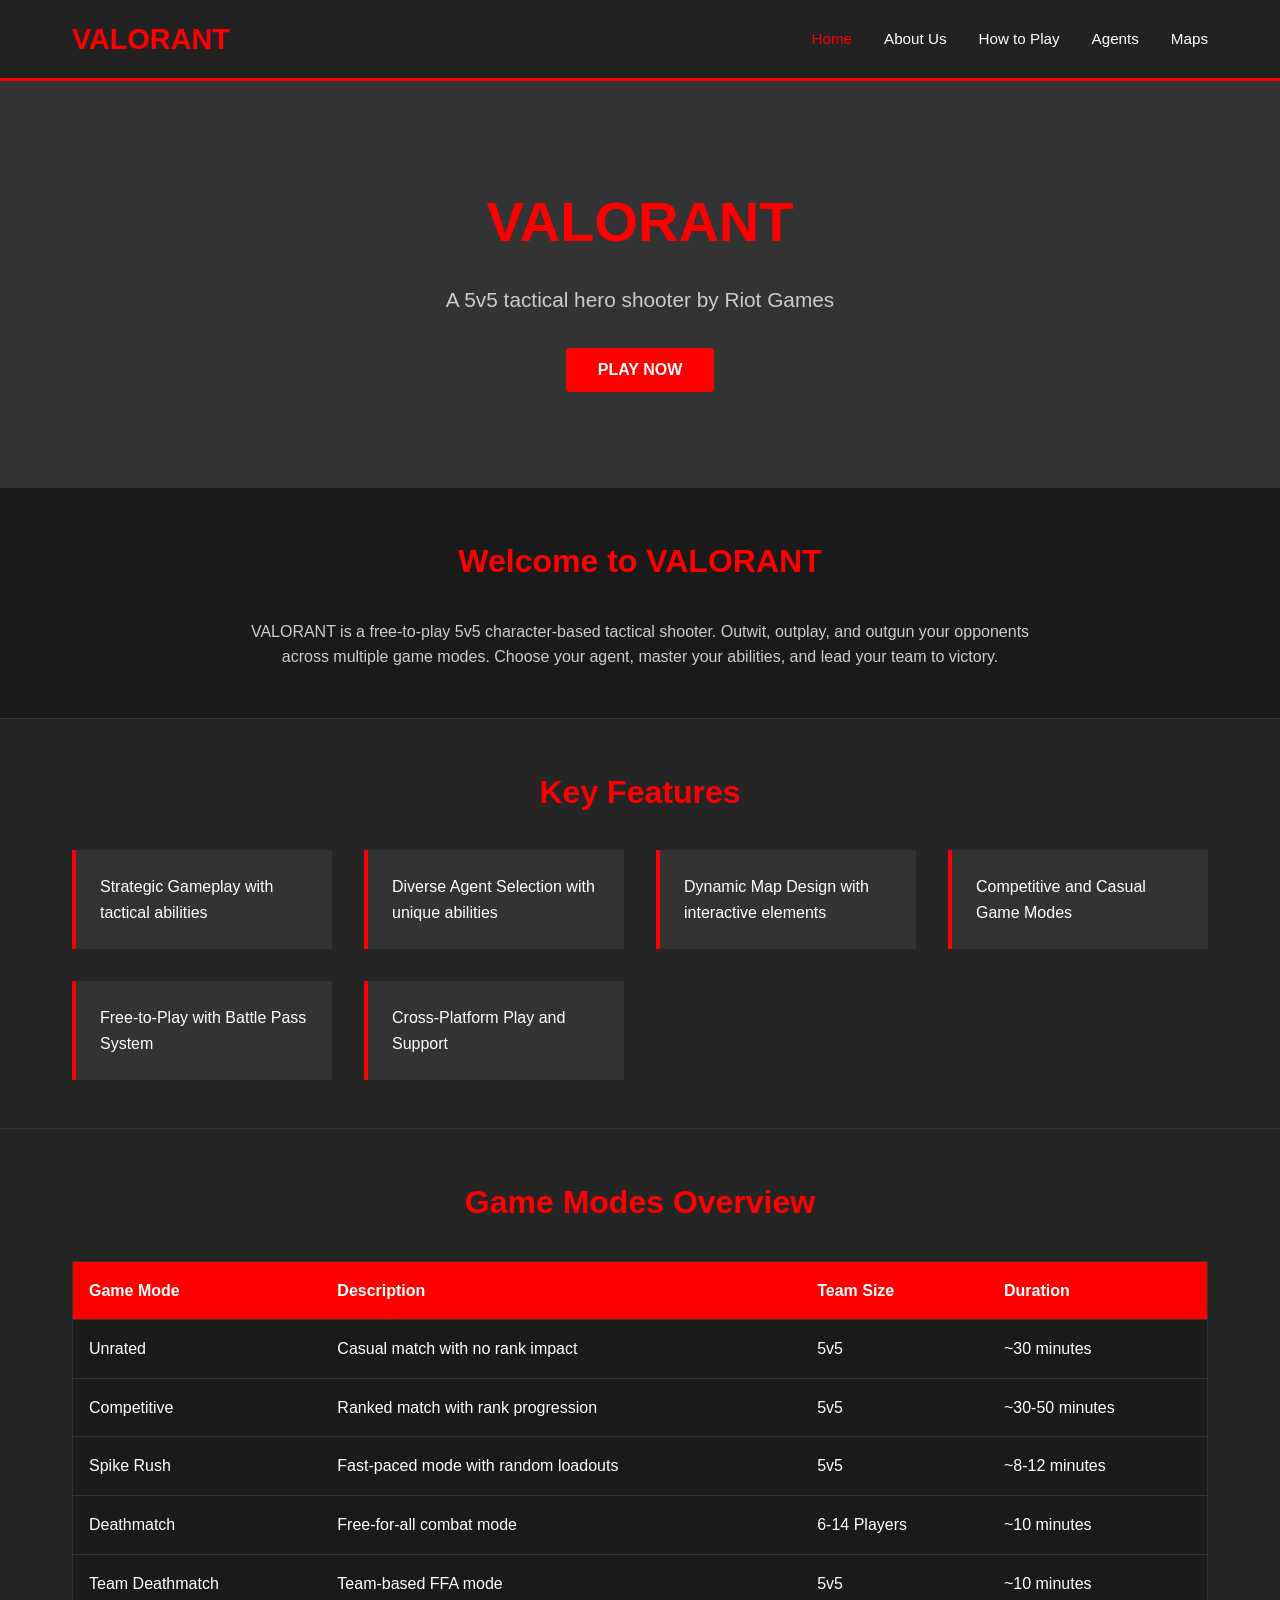
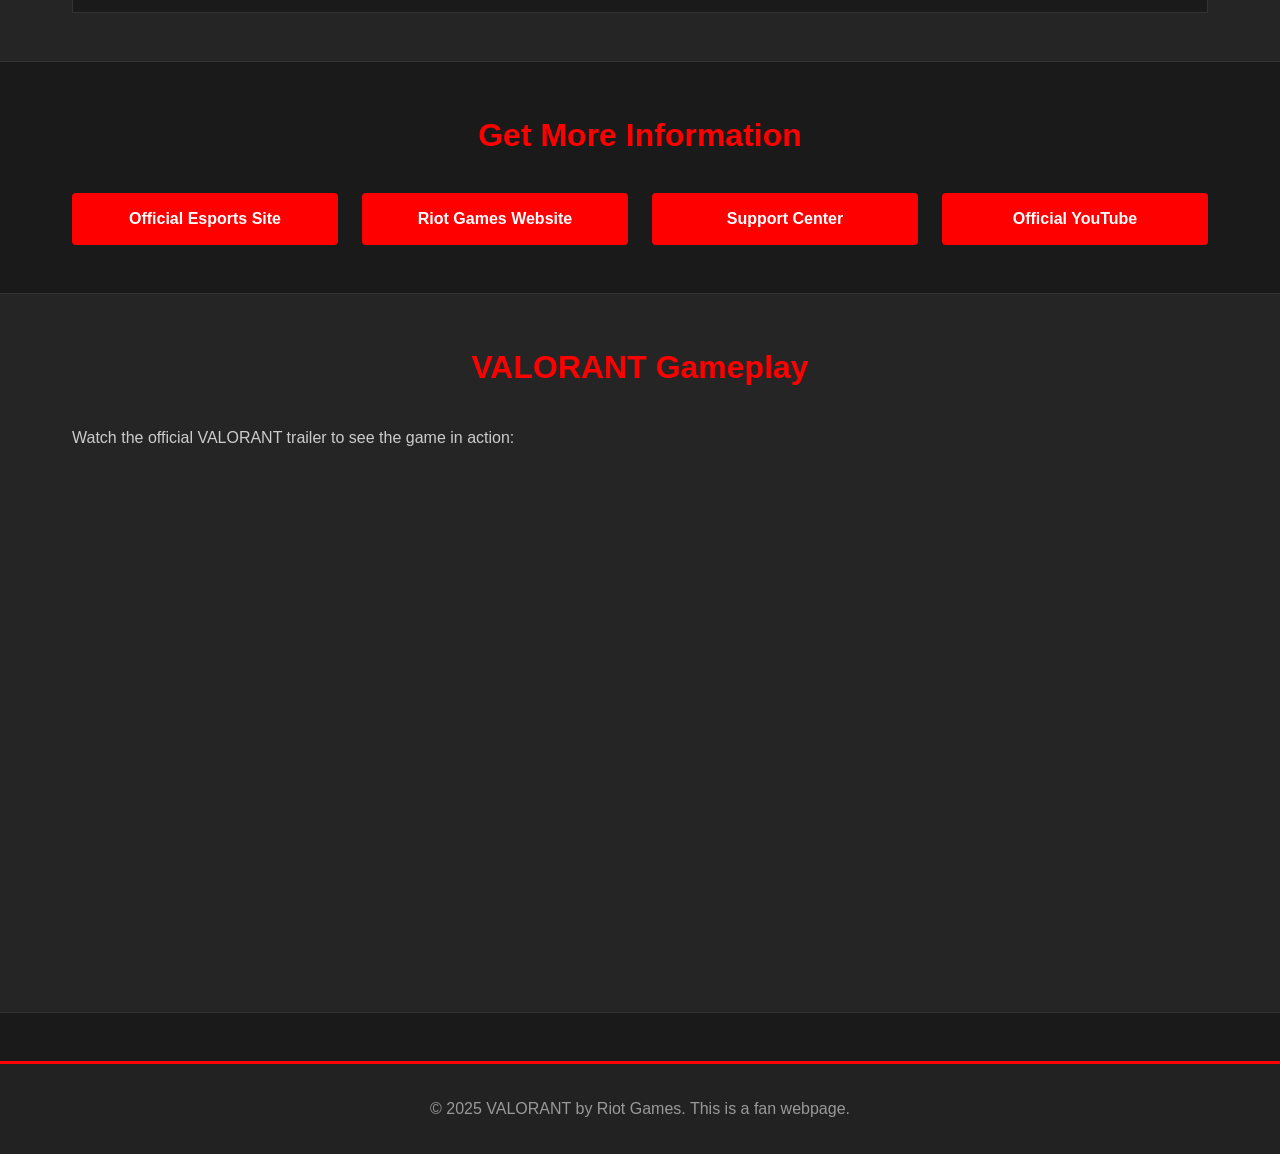
<file: index.html>
<!DOCTYPE html>
<html lang="en">
<head>
    <meta charset="UTF-8">
    <meta name="viewport" content="width=device-width, initial-scale=1.0">
    <title>VALORANT - The Ultimate Tactical Shooter</title>
    <link rel="stylesheet" href="style.css">
</head>
<body>
   
    <nav class="navbar">
        <div class="nav-container">
            <div class="logo">VALORANT</div>
            <ul class="nav-links">
                <li><a href="index.html" class="active">Home</a></li>
                <li><a href="AboutUs.html">About Us</a></li>
                <li><a href="HowToPlay.html">How to Play</a></li>
                <li><a href="Agents.html">Agents</a></li>
                <li><a href="Maps.html">Maps</a></li>
            </ul>
        </div>
    </nav>

    
    <header class="hero">
        <div class="hero-content">
            <h1>VALORANT</h1>
            <p>A 5v5 tactical hero shooter by Riot Games</p>
            <button class="btn-play" onclick="window.location.href='PlatformSelection.html'">PLAY NOW</button>
        </div>
    </header>

   
    <main>
        
        <section class="intro-section">
            <div class="container">
                <h2>Welcome to VALORANT</h2>
                <p>VALORANT is a free-to-play 5v5 character-based tactical shooter. Outwit, outplay, and outgun your opponents across multiple game modes. Choose your agent, master your abilities, and lead your team to victory.</p>
            </div>
        </section>

       
        <section class="features-section">
            <div class="container">
                <h2>Key Features</h2>
                <ul class="features-list">
                    <li>Strategic Gameplay with tactical abilities</li>
                    <li>Diverse Agent Selection with unique abilities</li>
                    <li>Dynamic Map Design with interactive elements</li>
                    <li>Competitive and Casual Game Modes</li>
                    <li>Free-to-Play with Battle Pass System</li>
                    <li>Cross-Platform Play and Support</li>
                </ul>
            </div>
        </section>

       
        <section class="table-section">
            <div class="container">
                <h2>Game Modes Overview</h2>
                <table class="game-modes-table">
                    <thead>
                        <tr>
                            <th>Game Mode</th>
                            <th>Description</th>
                            <th>Team Size</th>
                            <th>Duration</th>
                        </tr>
                    </thead>
                    <tbody>
                        <tr>
                            <td>Unrated</td>
                            <td>Casual match with no rank impact</td>
                            <td>5v5</td>
                            <td>~30 minutes</td>
                        </tr>
                        <tr>
                            <td>Competitive</td>
                            <td>Ranked match with rank progression</td>
                            <td>5v5</td>
                            <td>~30-50 minutes</td>
                        </tr>
                        <tr>
                            <td>Spike Rush</td>
                            <td>Fast-paced mode with random loadouts</td>
                            <td>5v5</td>
                            <td>~8-12 minutes</td>
                        </tr>
                        <tr>
                            <td>Deathmatch</td>
                            <td>Free-for-all combat mode</td>
                            <td>6-14 Players</td>
                            <td>~10 minutes</td>
                        </tr>
                        <tr>
                            <td>Team Deathmatch</td>
                            <td>Team-based FFA mode</td>
                            <td>5v5</td>
                            <td>~10 minutes</td>
                        </tr>
                    </tbody>
                </table>
            </div>
        </section>

    
        <section class="links-section">
            <div class="container">
                <h2>Get More Information</h2>
                <div class="links-grid">
                    <a href="https://www.valorantesports.com/" target="_blank" class="link-btn">Official Esports Site</a>
                    <a href="https://www.riotgames.com/" target="_blank" class="link-btn">Riot Games Website</a>
                    <a href="https://support-valorant.riotgames.com/" target="_blank" class="link-btn">Support Center</a>
                    <a href="https://www.youtube.com/c/ValorantOfficial" target="_blank" class="link-btn">Official YouTube</a>
                </div>
            </div>
        </section>

        <section class="video-section">
            <div class="container">
                <h2>VALORANT Gameplay</h2>
                <p>Watch the official VALORANT trailer to see the game in action:</p>
                <div class="video-container">
                    <div class="video-embed" style="max-width:1200px; margin:0 auto; display:flex; justify-content:center;">
                     <iframe width="100%" height="450" src="https://www.youtube.com/embed/e_E9W2vsRbQ?autoplay=1&loop=1&playlist=e_E9W2vsRbQ" title="DUELISTS // Official Launch Cinematic Trailer - VALORANT" frameborder="0" allow="accelerometer; autoplay; clipboard-write; encrypted-media; gyroscope; picture-in-picture; web-share" referrerpolicy="strict-origin-when-cross-origin" allowfullscreen></iframe>
                    </div>
                </div>
            </div>
        </section>
    </main>

 
    <footer class="footer">
        <p>&copy; 2025 VALORANT by Riot Games. This is a fan webpage.</p>
    </footer>
</body>
</html>
</file>
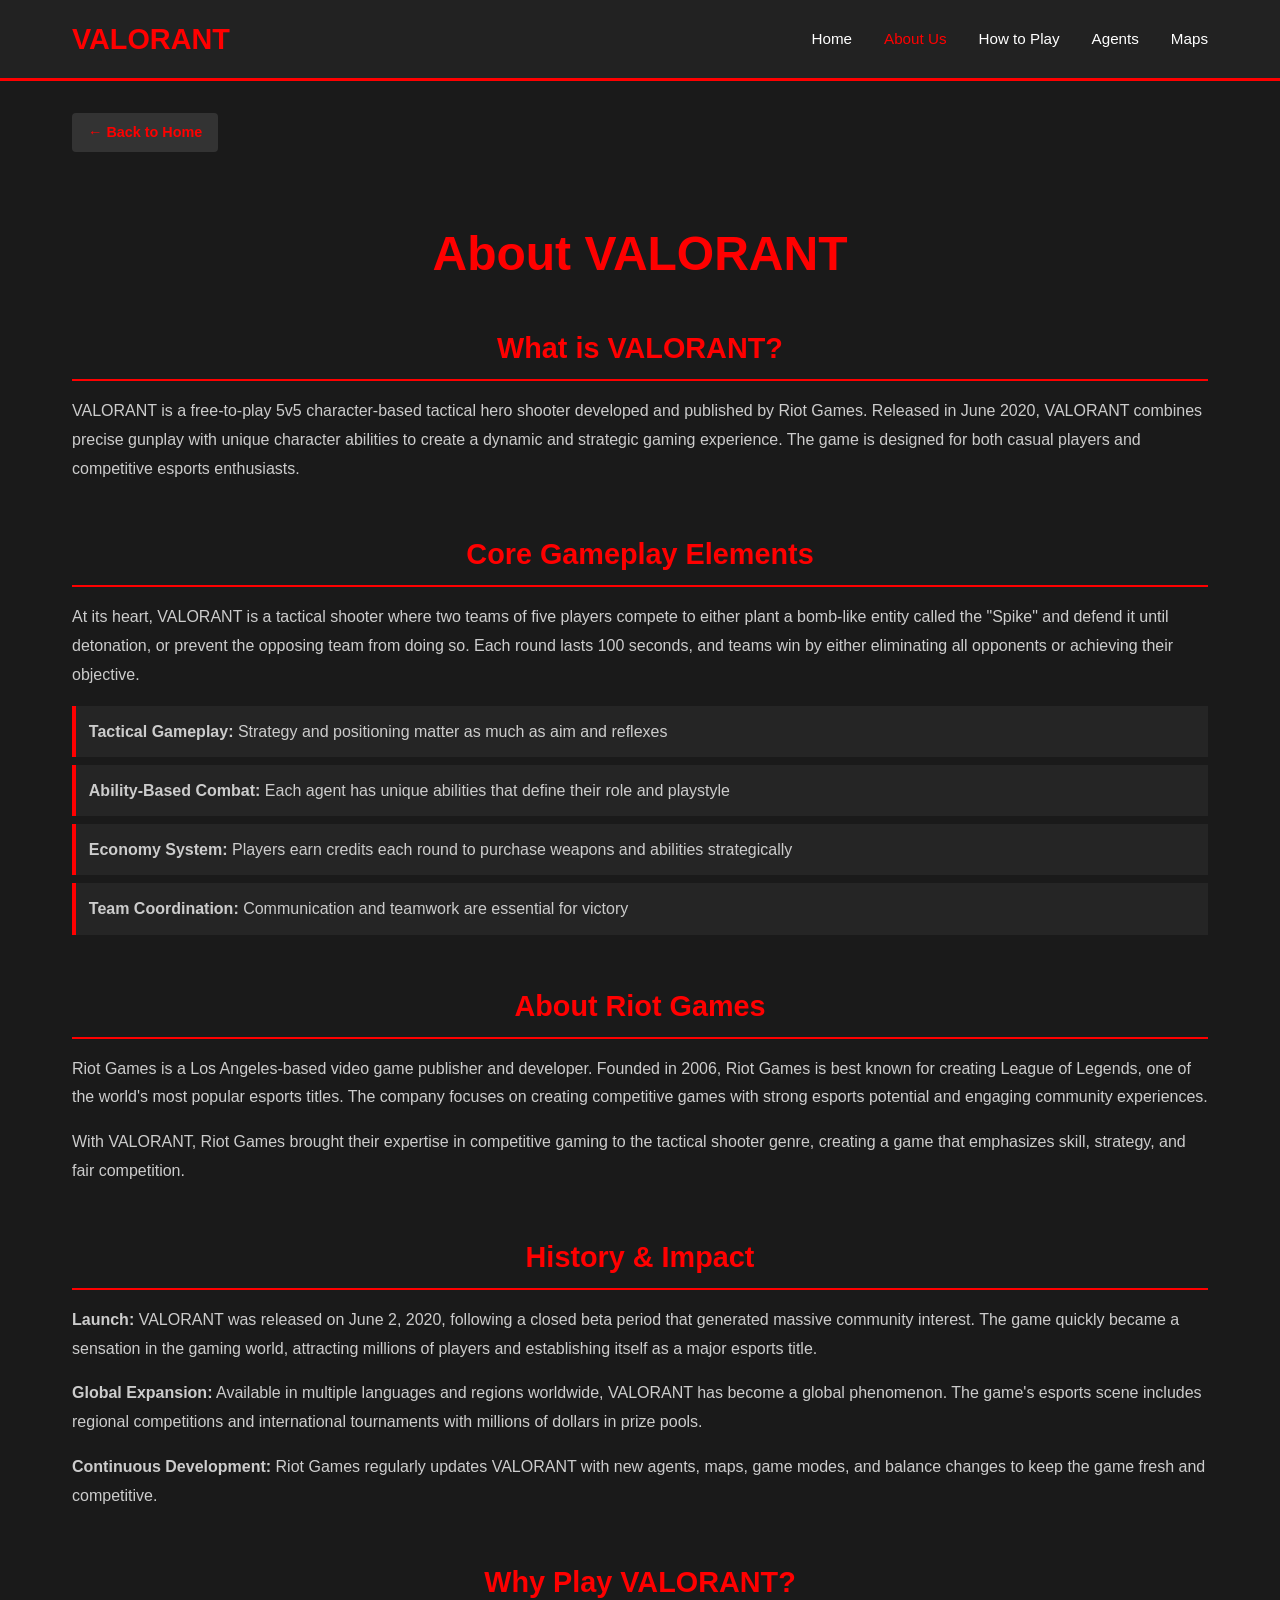
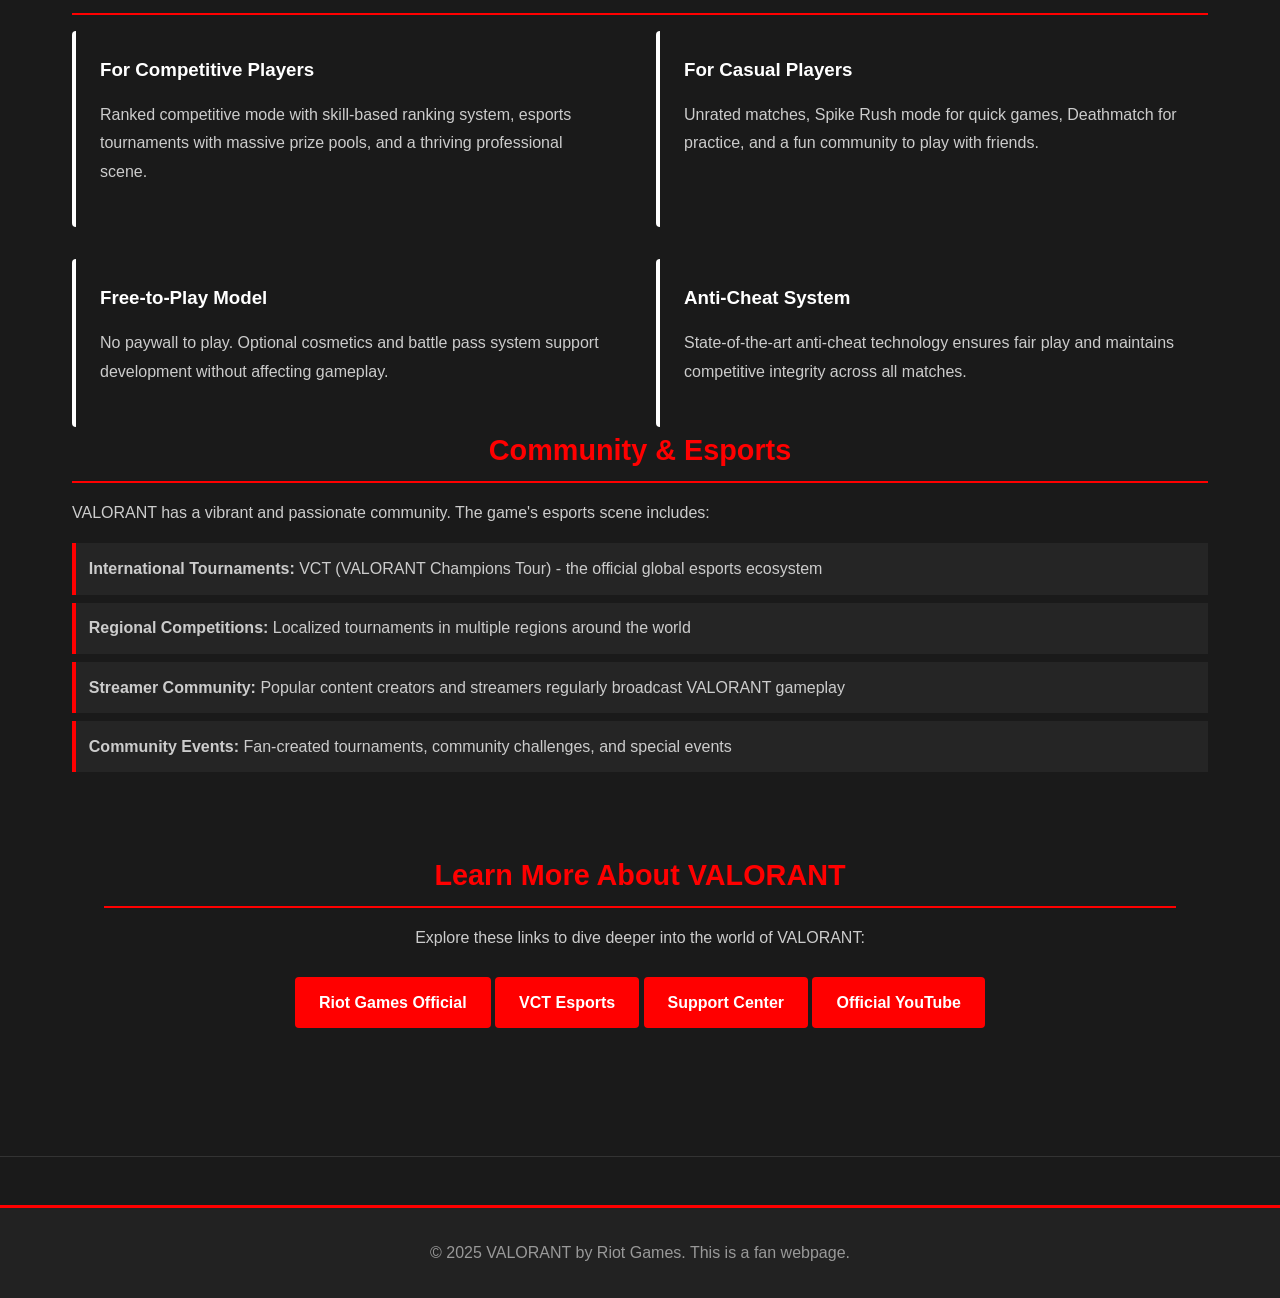
<file: AboutUs.html>
<!DOCTYPE html>
<html lang="en">
<head>
    <meta charset="UTF-8">
    <meta name="viewport" content="width=device-width, initial-scale=1.0">
    <title>About VALORANT - Game Information</title>
    <link rel="stylesheet" href="style.css">
</head>
<body>
   
    <nav class="navbar">
        <div class="nav-container">
            <div class="logo">VALORANT</div>
            <ul class="nav-links">
                <li><a href="index.html">Home</a></li>
                <li><a href="AboutUs.html" class="active">About Us</a></li>
                <li><a href="HowToPlay.html">How to Play</a></li>
                <li><a href="Agents.html">Agents</a></li>
                <li><a href="Maps.html">Maps</a></li>
            </ul>
        </div>
    </nav>

    <main>
       
        <div class="container" style="margin-top: 2rem;">
            <a href="index.html" class="back-btn">← Back to Home</a>
        </div>

       
        <section class="about-section">
            <div class="container">
                <h1>About VALORANT</h1>

               
                <div class="about-content">
                    <h2>What is VALORANT?</h2>
                    <p>
                        VALORANT is a free-to-play 5v5 character-based tactical hero shooter developed and published by Riot Games. 
                        Released in June 2020, VALORANT combines precise gunplay with unique character abilities to create a dynamic and 
                        strategic gaming experience. The game is designed for both casual players and competitive esports enthusiasts.
                    </p>
                </div>

                
                <div class="about-content">
                    <h2>Core Gameplay Elements</h2>
                    <p>
                        At its heart, VALORANT is a tactical shooter where two teams of five players compete to either plant a bomb-like 
                        entity called the "Spike" and defend it until detonation, or prevent the opposing team from doing so. Each round 
                        lasts 100 seconds, and teams win by either eliminating all opponents or achieving their objective.
                    </p>
                    <ul class="feature-list">
                        <li><strong>Tactical Gameplay:</strong> Strategy and positioning matter as much as aim and reflexes</li>
                        <li><strong>Ability-Based Combat:</strong> Each agent has unique abilities that define their role and playstyle</li>
                        <li><strong>Economy System:</strong> Players earn credits each round to purchase weapons and abilities strategically</li>
                        <li><strong>Team Coordination:</strong> Communication and teamwork are essential for victory</li>
                    </ul>
                </div>

               
                <div class="about-content">
                    <h2>About Riot Games</h2>
                    <p>
                        Riot Games is a Los Angeles-based video game publisher and developer. Founded in 2006, Riot Games is best known 
                        for creating League of Legends, one of the world's most popular esports titles. The company focuses on creating 
                        competitive games with strong esports potential and engaging community experiences.
                    </p>
                    <p>
                        With VALORANT, Riot Games brought their expertise in competitive gaming to the tactical shooter genre, creating 
                        a game that emphasizes skill, strategy, and fair competition.
                    </p>
                </div>

             
                <div class="about-content">
                    <h2>History & Impact</h2>
                    <p>
                        <strong>Launch:</strong> VALORANT was released on June 2, 2020, following a closed beta period that generated 
                        massive community interest. The game quickly became a sensation in the gaming world, attracting millions of players 
                        and establishing itself as a major esports title.
                    </p>
                    <p>
                        <strong>Global Expansion:</strong> Available in multiple languages and regions worldwide, VALORANT has become a 
                        global phenomenon. The game's esports scene includes regional competitions and international tournaments with 
                        millions of dollars in prize pools.
                    </p>
                    <p>
                        <strong>Continuous Development:</strong> Riot Games regularly updates VALORANT with new agents, maps, game modes, 
                        and balance changes to keep the game fresh and competitive.
                    </p>
                </div>

                
                <div class="about-content">
                    <h2>Why Play VALORANT?</h2>
                    <div style="display: grid; grid-template-columns: 1fr 1fr; gap: 2rem; margin-top: 1rem;">
                        <div style="background-color:; padding: 1.5rem; border-left: 4px solid; border-radius: 4px;">
                            <h3 style="color: ; margin-bottom: 1rem;">For Competitive Players</h3>
                            <p>Ranked competitive mode with skill-based ranking system, esports tournaments with massive prize pools, and a thriving professional scene.</p>
                        </div>
                        <div style="background-color: ; padding: 1.5rem; border-left: 4px solid ; border-radius: 4px;">
                            <h3 style="color: ; margin-bottom: 1rem;">For Casual Players</h3>
                            <p>Unrated matches, Spike Rush mode for quick games, Deathmatch for practice, and a fun community to play with friends.</p>
                        </div>
                        <div style="background-color: ; padding: 1.5rem; border-left: 4px solid ; border-radius: 4px;">
                            <h3 style="color: ; margin-bottom: 1rem;">Free-to-Play Model</h3>
                            <p>No paywall to play. Optional cosmetics and battle pass system support development without affecting gameplay.</p>
                        </div>
                        <div style="background-color: ; padding: 1.5rem; border-left: 4px solid ; border-radius: 4px;">
                            <h3 style="color: ; margin-bottom: 1rem;">Anti-Cheat System</h3>
                            <p>State-of-the-art anti-cheat technology ensures fair play and maintains competitive integrity across all matches.</p>
                        </div>
                    </div>
           
                <div class="about-content">
                    <h2>Community & Esports</h2>
                    <p>
                        VALORANT has a vibrant and passionate community. The game's esports scene includes:
                    </p>
                    <ul class="feature-list">
                        <li><strong>International Tournaments:</strong> VCT (VALORANT Champions Tour) - the official global esports ecosystem</li>
                        <li><strong>Regional Competitions:</strong> Localized tournaments in multiple regions around the world</li>
                        <li><strong>Streamer Community:</strong> Popular content creators and streamers regularly broadcast VALORANT gameplay</li>
                        <li><strong>Community Events:</strong> Fan-created tournaments, community challenges, and special events</li>
                    </ul>
                </div>

             
                <div class="about-content" style="text-align: center; background-color: ; padding: 2rem; border-radius: 8px; margin-top: 2rem;">
                    <h2>Learn More About VALORANT</h2>
                    <p style="margin-bottom: 1.5rem;">Explore these links to dive deeper into the world of VALORANT:</p>
                    <div class="link-grid">
                        <a href="https://www.riotgames.com/" target="_blank" class="link-btn">Riot Games Official</a>
                        <a href="https://www.valorantesports.com/" target="_blank" class="link-btn">VCT Esports</a>
                        <a href="https://support-valorant.riotgames.com/" target="_blank" class="link-btn">Support Center</a>
                        <a href="https://www.youtube.com/c/ValorantOfficial" target="_blank" class="link-btn">Official YouTube</a>
                    </div>
                </div>
            </div>
        </section>
    </main>

    
    <footer class="footer">
        <p>&copy; 2025 VALORANT by Riot Games. This is a fan webpage.</p>
    </footer>

</body>
</html>
</body>
</html>
</file>
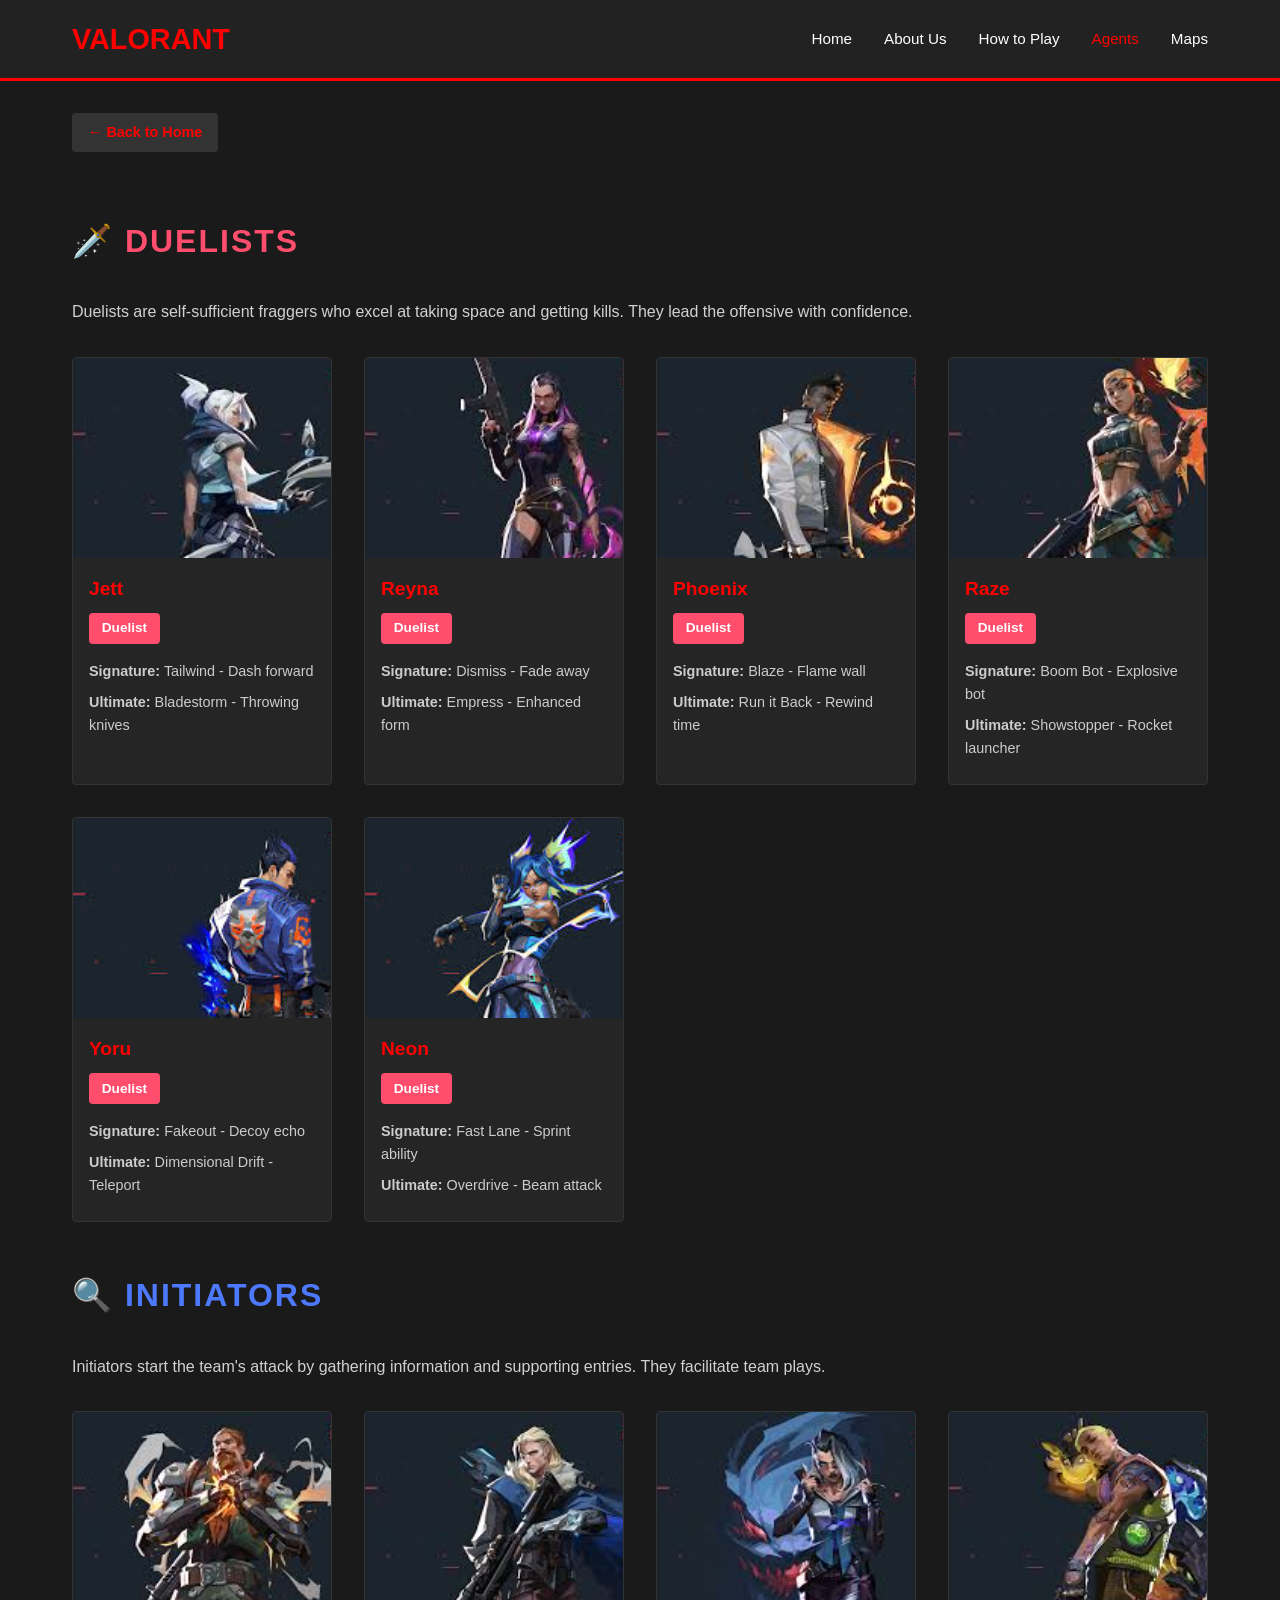
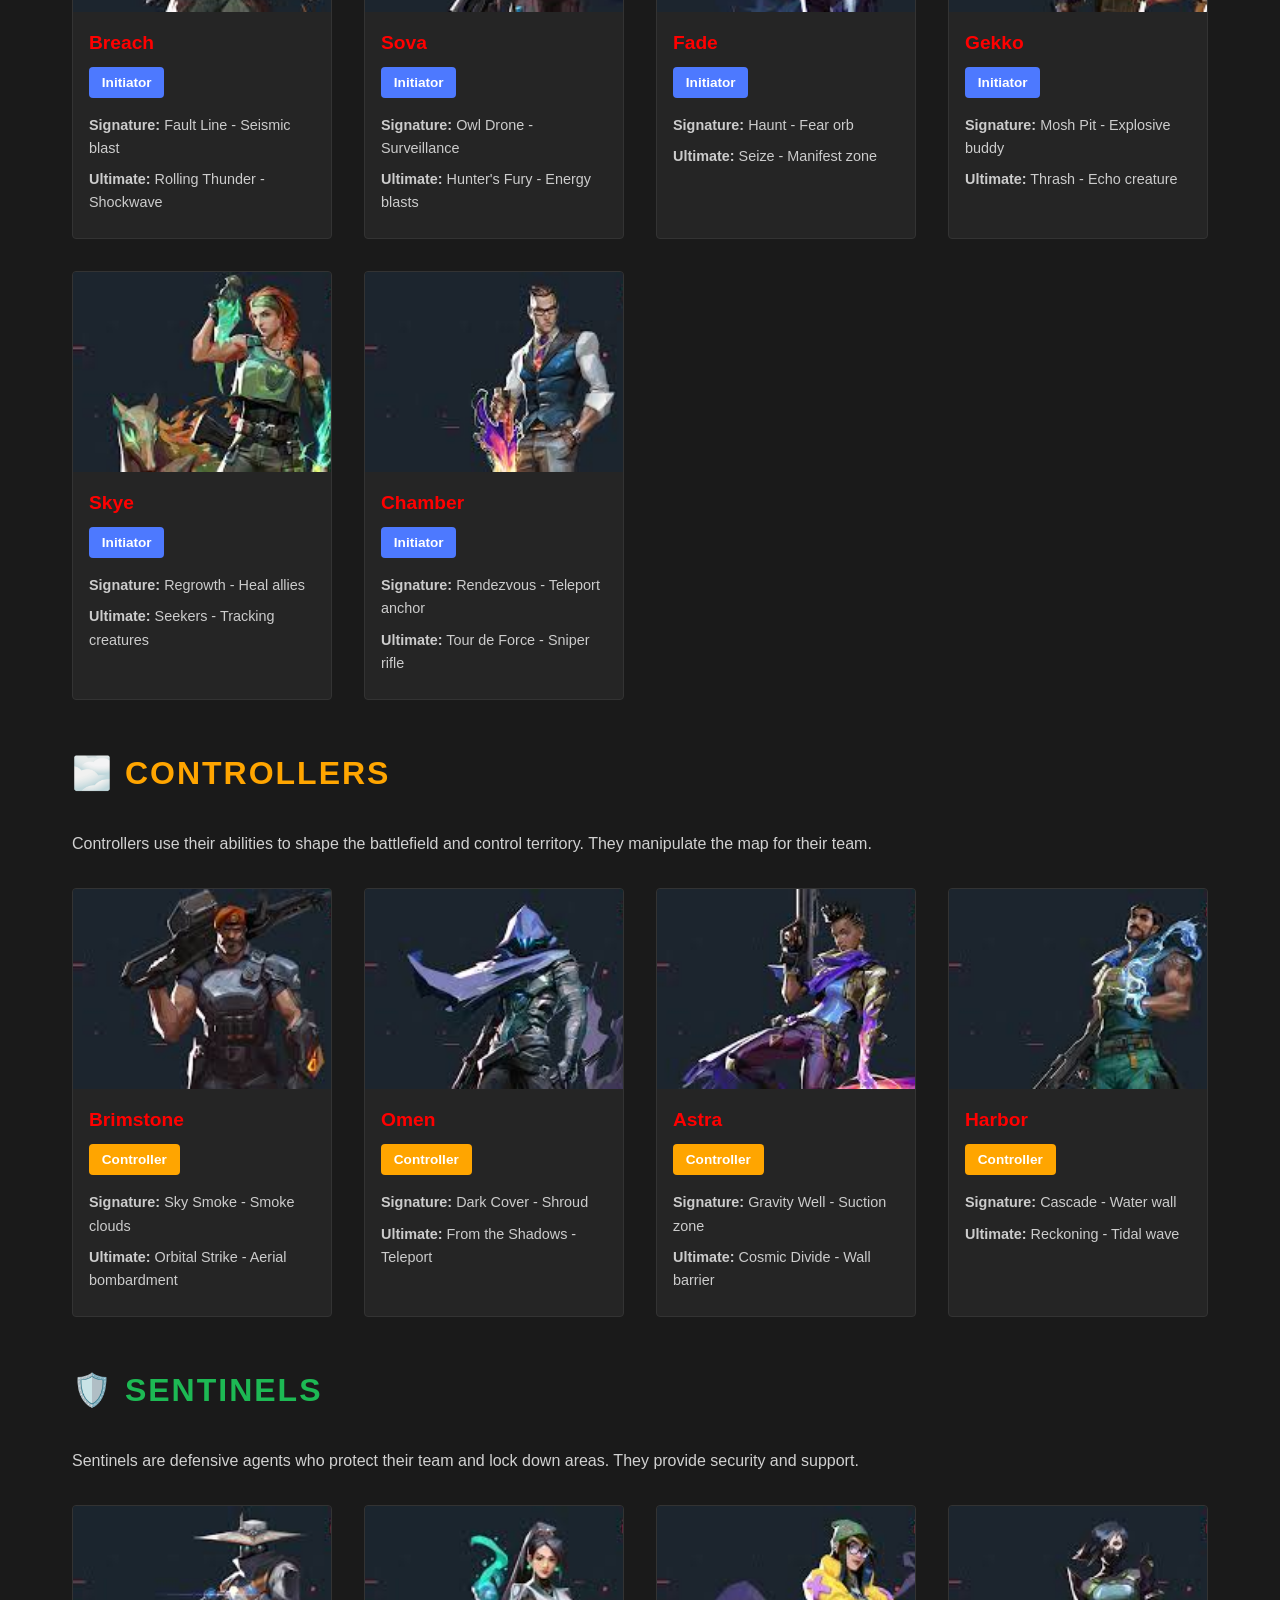
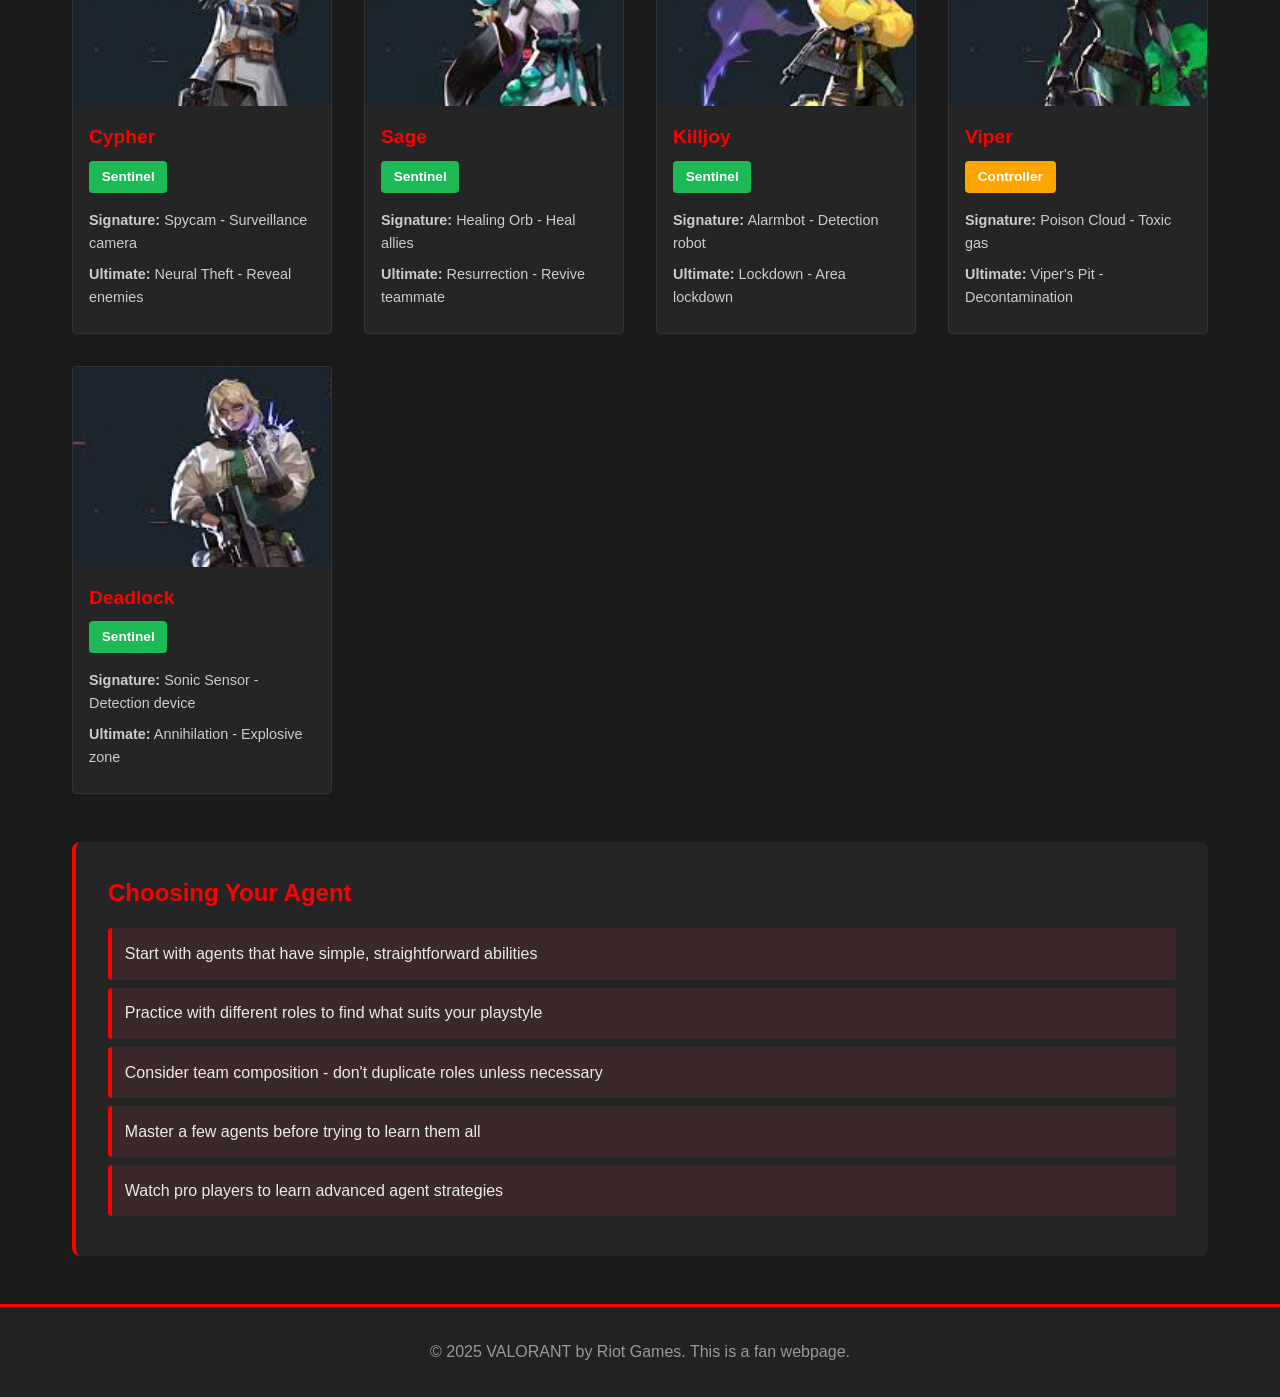
<file: Agents.html>
<!DOCTYPE html>
<html lang="en">
<head>
    <meta charset="UTF-8">
    <meta name="viewport" content="width=device-width, initial-scale=1.0">
    <title>Agents - VALORANT</title>
    <link rel="stylesheet" href="style.css">
</head>
<body>
    <nav class="navbar">
        <div class="nav-container">
            <div class="logo">VALORANT</div>
            <ul class="nav-links">
                <li><a href="index.html">Home</a></li>
                <li><a href="AboutUs.html">About Us</a></li>
                <li><a href="HowToPlay.html">How to Play</a></li>
                <li><a href="Agents.html" class="active">Agents</a></li>
                <li><a href="Maps.html">Maps</a></li>
            </ul>
        </div>
    </nav>

    <main>
        <div class="container" style="margin-top: 2rem;">
            <a href="index.html" class="back-btn">← Back to Home</a>
                <h2 style="margin-top: 3rem; margin-bottom: 2rem; font-size: 2rem; color: #ff4d6d; text-transform: uppercase; letter-spacing: 2px;">
                    🗡️ Duelists
                </h2>
                <p style="margin-bottom: 2rem; color: rgba(255, 255, 255, 0.8);">
                    Duelists are self-sufficient fraggers who excel at taking space and getting kills. They lead the offensive with confidence.
                </p>
                <div class="agent-grid">
                  
                    <div class="agent-card">
                        <div class="agent-image">
                            <img src="[data-uri]" alt="Jett Agent Image">
                          
                        </div>
                        <div class="agent-info">
                            <div class="agent-name">Jett</div>
                            <span class="agent-role role-duelist">Duelist</span>
                            <div class="agent-abilities">
                                <p><strong>Signature:</strong> Tailwind - Dash forward</p>
                                <p><strong>Ultimate:</strong> Bladestorm - Throwing knives</p>
                            </div>
                        </div>
                    </div>

                   
                    <div class="agent-card">
                        <div class="agent-image">
                            <img src="[data-uri]" alt="Reyna Agent Image">
                           
                        </div>
                        <div class="agent-info">
                            <div class="agent-name">Reyna</div>
                            <span class="agent-role role-duelist">Duelist</span>
                            <div class="agent-abilities">
                                <p><strong>Signature:</strong> Dismiss - Fade away</p>
                                <p><strong>Ultimate:</strong> Empress - Enhanced form</p>
                            </div>
                        </div>
                    </div>

                   
                    <div class="agent-card">
                        <div class="agent-image">
                            <img src="[data-uri]" alt="Phoenix Agent Image">
                           
                        </div>
                        <div class="agent-info">
                            <div class="agent-name">Phoenix</div>
                            <span class="agent-role role-duelist">Duelist</span>
                            <div class="agent-abilities">
                                <p><strong>Signature:</strong> Blaze - Flame wall</p>
                                <p><strong>Ultimate:</strong> Run it Back - Rewind time</p>
                            </div>
                        </div>
                    </div>

                   
                    <div class="agent-card">
                        <div class="agent-image">
                            <img src="[data-uri]" alt="Raze Agent Image">
                           
                        </div>
                        <div class="agent-info">
                            <div class="agent-name">Raze</div>
                            <span class="agent-role role-duelist">Duelist</span>
                            <div class="agent-abilities">
                                <p><strong>Signature:</strong> Boom Bot - Explosive bot</p>
                                <p><strong>Ultimate:</strong> Showstopper - Rocket launcher</p>
                            </div>
                        </div>
                    </div>

                  
                    <div class="agent-card">
                        <div class="agent-image">
                            <img src="[data-uri]" alt="Yoru Agent Image">
                            
                        </div>
                        <div class="agent-info">
                            <div class="agent-name">Yoru</div>
                            <span class="agent-role role-duelist">Duelist</span>
                            <div class="agent-abilities">
                                <p><strong>Signature:</strong> Fakeout - Decoy echo</p>
                                <p><strong>Ultimate:</strong> Dimensional Drift - Teleport</p>
                            </div>
                        </div>
                    </div>

                   
                    <div class="agent-card">
                        <div class="agent-image">
                            <img src="[data-uri]" alt="Neon Agent Image">
                           
                        </div>
                        <div class="agent-info">
                            <div class="agent-name">Neon</div>
                            <span class="agent-role role-duelist">Duelist</span>
                            <div class="agent-abilities">
                                <p><strong>Signature:</strong> Fast Lane - Sprint ability</p>
                                <p><strong>Ultimate:</strong> Overdrive - Beam attack</p>
                            </div>
                        </div>
                    </div>
                </div>

                
                <h2 style="margin-top: 3rem; margin-bottom: 2rem; font-size: 2rem; color: #4d79ff; text-transform: uppercase; letter-spacing: 2px;">
                    🔍 Initiators
                </h2>
                <p style="margin-bottom: 2rem; color: rgba(255, 255, 255, 0.8);">
                    Initiators start the team's attack by gathering information and supporting entries. They facilitate team plays.
                </p>
                <div class="agent-grid">
                    
                    <div class="agent-card">
                        <div class="agent-image">
                            <img src="[data-uri]" alt="Breach Agent Image">
                            
                        </div>
                        <div class="agent-info">
                            <div class="agent-name">Breach</div>
                            <span class="agent-role role-initiator">Initiator</span>
                            <div class="agent-abilities">
                                <p><strong>Signature:</strong> Fault Line - Seismic blast</p>
                                <p><strong>Ultimate:</strong> Rolling Thunder - Shockwave</p>
                            </div>
                        </div>
                    </div>

                 
                    <div class="agent-card">
                        <div class="agent-image">
                            <img src="[data-uri]" alt="Sova Agent Image">
                        
                        </div>
                        <div class="agent-info">
                            <div class="agent-name">Sova</div>
                            <span class="agent-role role-initiator">Initiator</span>
                            <div class="agent-abilities">
                                <p><strong>Signature:</strong> Owl Drone - Surveillance</p>
                                <p><strong>Ultimate:</strong> Hunter's Fury - Energy blasts</p>
                            </div>
                        </div>
                    </div>

                    <div class="agent-card">
                        <div class="agent-image">
                            <img src="[data-uri]" alt="Fade Agent Image">
                           
                        </div>
                        <div class="agent-info">
                            <div class="agent-name">Fade</div>
                            <span class="agent-role role-initiator">Initiator</span>
                            <div class="agent-abilities">
                                <p><strong>Signature:</strong> Haunt - Fear orb</p>
                                <p><strong>Ultimate:</strong> Seize - Manifest zone</p>
                            </div>
                        </div>
                    </div>

                  
                    <div class="agent-card">
                        <div class="agent-image">
                            <img src="[data-uri]" alt="Gekko Agent Image">
                          
                        </div>
                        <div class="agent-info">
                            <div class="agent-name">Gekko</div>
                            <span class="agent-role role-initiator">Initiator</span>
                            <div class="agent-abilities">
                                <p><strong>Signature:</strong> Mosh Pit - Explosive buddy</p>
                                <p><strong>Ultimate:</strong> Thrash - Echo creature</p>
                            </div>
                        </div>
                    </div>

                
                    <div class="agent-card">
                        <div class="agent-image">
                            <img src="[data-uri]" alt="Skye Agent Image">
                           
                        </div>
                        <div class="agent-info">
                            <div class="agent-name">Skye</div>
                            <span class="agent-role role-initiator">Initiator</span>
                            <div class="agent-abilities">
                                <p><strong>Signature:</strong> Regrowth - Heal allies</p>
                                <p><strong>Ultimate:</strong> Seekers - Tracking creatures</p>
                            </div>
                        </div>
                    </div>

                    
                    <div class="agent-card">
                        <div class="agent-image">
                            <img src="[data-uri]" alt="Chamber Agent Image">
                         
                        </div>
                        <div class="agent-info">
                            <div class="agent-name">Chamber</div>
                            <span class="agent-role role-initiator">Initiator</span>
                            <div class="agent-abilities">
                                <p><strong>Signature:</strong> Rendezvous - Teleport anchor</p>
                                <p><strong>Ultimate:</strong> Tour de Force - Sniper rifle</p>
                            </div>
                        </div>
                    </div>
                </div>

                
                <h2 style="margin-top: 3rem; margin-bottom: 2rem; font-size: 2rem; color: #ffa500; text-transform: uppercase; letter-spacing: 2px;">
                    🌫️ Controllers
                </h2>
                <p style="margin-bottom: 2rem; color: rgba(255, 255, 255, 0.8);">
                    Controllers use their abilities to shape the battlefield and control territory. They manipulate the map for their team.
                </p>
                <div class="agent-grid">
                   
                    <div class="agent-card">
                        <div class="agent-image">
                            <img src="[data-uri]" alt="Brimstone Agent Image">
                           
                        </div>
                        <div class="agent-info">
                            <div class="agent-name">Brimstone</div>
                            <span class="agent-role role-controller">Controller</span>
                            <div class="agent-abilities">
                                <p><strong>Signature:</strong> Sky Smoke - Smoke clouds</p>
                                <p><strong>Ultimate:</strong> Orbital Strike - Aerial bombardment</p>
                            </div>
                        </div>
                    </div>

                    
                    <div class="agent-card">
                        <div class="agent-image">
                            <img src="[data-uri]" alt="Omen Agent Image">
                          
                        </div>
                        <div class="agent-info">
                            <div class="agent-name">Omen</div>
                            <span class="agent-role role-controller">Controller</span>
                            <div class="agent-abilities">
                                <p><strong>Signature:</strong> Dark Cover - Shroud</p>
                                <p><strong>Ultimate:</strong> From the Shadows - Teleport</p>
                            </div>
                        </div>
                    </div>

                  
                    <div class="agent-card">
                        <div class="agent-image">
                            <img src="[data-uri]" alt="Astra Agent Image">
                            
                        </div>
                        <div class="agent-info">
                            <div class="agent-name">Astra</div>
                            <span class="agent-role role-controller">Controller</span>
                            <div class="agent-abilities">
                                <p><strong>Signature:</strong> Gravity Well - Suction zone</p>
                                <p><strong>Ultimate:</strong> Cosmic Divide - Wall barrier</p>
                            </div>
                        </div>
                    </div>

                    
                    <div class="agent-card">
                        <div class="agent-image">
                            <img src="[data-uri]" alt="Harbor Agent Image">
                            
                        </div>
                        <div class="agent-info">
                            <div class="agent-name">Harbor</div>
                            <span class="agent-role role-controller">Controller</span>
                            <div class="agent-abilities">
                                <p><strong>Signature:</strong> Cascade - Water wall</p>
                                <p><strong>Ultimate:</strong> Reckoning - Tidal wave</p>
                            </div>
                        </div>
                    </div>
                </div>

                
                <h2 style="margin-top: 3rem; margin-bottom: 2rem; font-size: 2rem; color: #1db954; text-transform: uppercase; letter-spacing: 2px;">
                    🛡️ Sentinels
                </h2>
                <p style="margin-bottom: 2rem; color: rgba(255, 255, 255, 0.8);">
                    Sentinels are defensive agents who protect their team and lock down areas. They provide security and support.
                </p>
                <div class="agent-grid">
                    
                    <div class="agent-card">
                        <div class="agent-image">
                            <img src="[data-uri]" alt="Cypher Agent Image">
                           
                        </div>
                        <div class="agent-info">
                            <div class="agent-name">Cypher</div>
                            <span class="agent-role role-sentinel">Sentinel</span>
                            <div class="agent-abilities">
                                <p><strong>Signature:</strong> Spycam - Surveillance camera</p>
                                <p><strong>Ultimate:</strong> Neural Theft - Reveal enemies</p>
                            </div>
                        </div>
                    </div>

             
                    <div class="agent-card">
                        <div class="agent-image">
                            <img src="[data-uri]" alt="Sage Agent Image">
                            <p></p>
                        </div>
                        <div class="agent-info">
                            <div class="agent-name">Sage</div>
                            <span class="agent-role role-sentinel">Sentinel</span>
                            <div class="agent-abilities">
                                <p><strong>Signature:</strong> Healing Orb - Heal allies</p>
                                <p><strong>Ultimate:</strong> Resurrection - Revive teammate</p>
                            </div>
                        </div>
                    </div>

                    
                    <div class="agent-card">
                        <div class="agent-image">
                            <img src="[data-uri]" alt="Killjoy Agent Image">
                           
                        </div>
                        <div class="agent-info">
                            <div class="agent-name">Killjoy</div>
                            <span class="agent-role role-sentinel">Sentinel</span>
                            <div class="agent-abilities">
                                <p><strong>Signature:</strong> Alarmbot - Detection robot</p>
                                <p><strong>Ultimate:</strong> Lockdown - Area lockdown</p>
                            </div>
                        </div>
                    </div>

                 
                    <div class="agent-card">
                        <div class="agent-image">
                            <img src="[data-uri]" alt="Viper Agent Image">
                          
                        </div>
                        <div class="agent-info">
                            <div class="agent-name">Viper</div>
                            <span class="agent-role role-controller">Controller</span>
                            <div class="agent-abilities">
                                <p><strong>Signature:</strong> Poison Cloud - Toxic gas</p>
                                <p><strong>Ultimate:</strong> Viper's Pit - Decontamination</p>
                            </div>
                        </div>
                    </div>

                  
                    <div class="agent-card">
                        <div class="agent-image">
                            <img src="[data-uri]" alt="Deadlock Agent Image">
                           
                        </div>
                        <div class="agent-info">
                            <div class="agent-name">Deadlock</div>
                            <span class="agent-role role-sentinel">Sentinel</span>
                            <div class="agent-abilities">
                                <p><strong>Signature:</strong> Sonic Sensor - Detection device</p>
                                <p><strong>Ultimate:</strong> Annihilation - Explosive zone</p>
                            </div>
                        </div>
                    </div>

                </div>

               

                
                <div style="margin-top: 3rem; background-color: var(--light-bg); padding: 2rem; border-radius: 8px; border-left: 4px solid var(--secondary-color);">
                    <h2 style="color: var(--secondary-color); margin-bottom: 1rem;">Choosing Your Agent</h2>
                    <ul class="guide-list" style="margin-top: 1rem;">
                        <li>Start with agents that have simple, straightforward abilities</li>
                        <li>Practice with different roles to find what suits your playstyle</li>
                        <li>Consider team composition - don't duplicate roles unless necessary</li>
                        <li>Master a few agents before trying to learn them all</li>
                        <li>Watch pro players to learn advanced agent strategies</li>
                    </ul>
                </div>
            </div>
        </section>
    </main>


    <footer class="footer">
        <p>&copy; 2025 VALORANT by Riot Games. This is a fan webpage.</p>
    </footer>

    <style>
        .agents-section {
            background-color: var(--primary-color);
        }

        .agents-section h1 {
            font-size: 3rem;
            color: var(--secondary-color);
            text-align: center;
            margin-bottom: 1rem;
            text-transform: uppercase;
            letter-spacing: 2px;
        }

        .role-legend {
            display: flex;
            justify-content: center;
            flex-wrap: wrap;
            gap: 2rem;
            margin: 2rem 0;
            background-color: var(--light-bg);
            padding: 1.5rem;
            border-radius: 8px;
        }

        .legend-item {
            display: flex;
            align-items: center;
            gap: 0.5rem;
            font-weight: bold;
            font-size: 1rem;
        }

        .legend-dot {
            width: 20px;
            height: 20px;
            border-radius: 50%;
            display: inline-block;
        }

        .guide-list {
            list-style: none;
        }

        .guide-list li {
            padding: 0.8rem;
            margin-bottom: 0.5rem;
            background-color: rgba(253, 69, 86, 0.1);
            border-left: 4px solid var(--secondary-color);
            border-radius: 4px;
            color: rgba(255, 255, 255, 0.9);
        }
    </style>
</body>
</html>
</file>
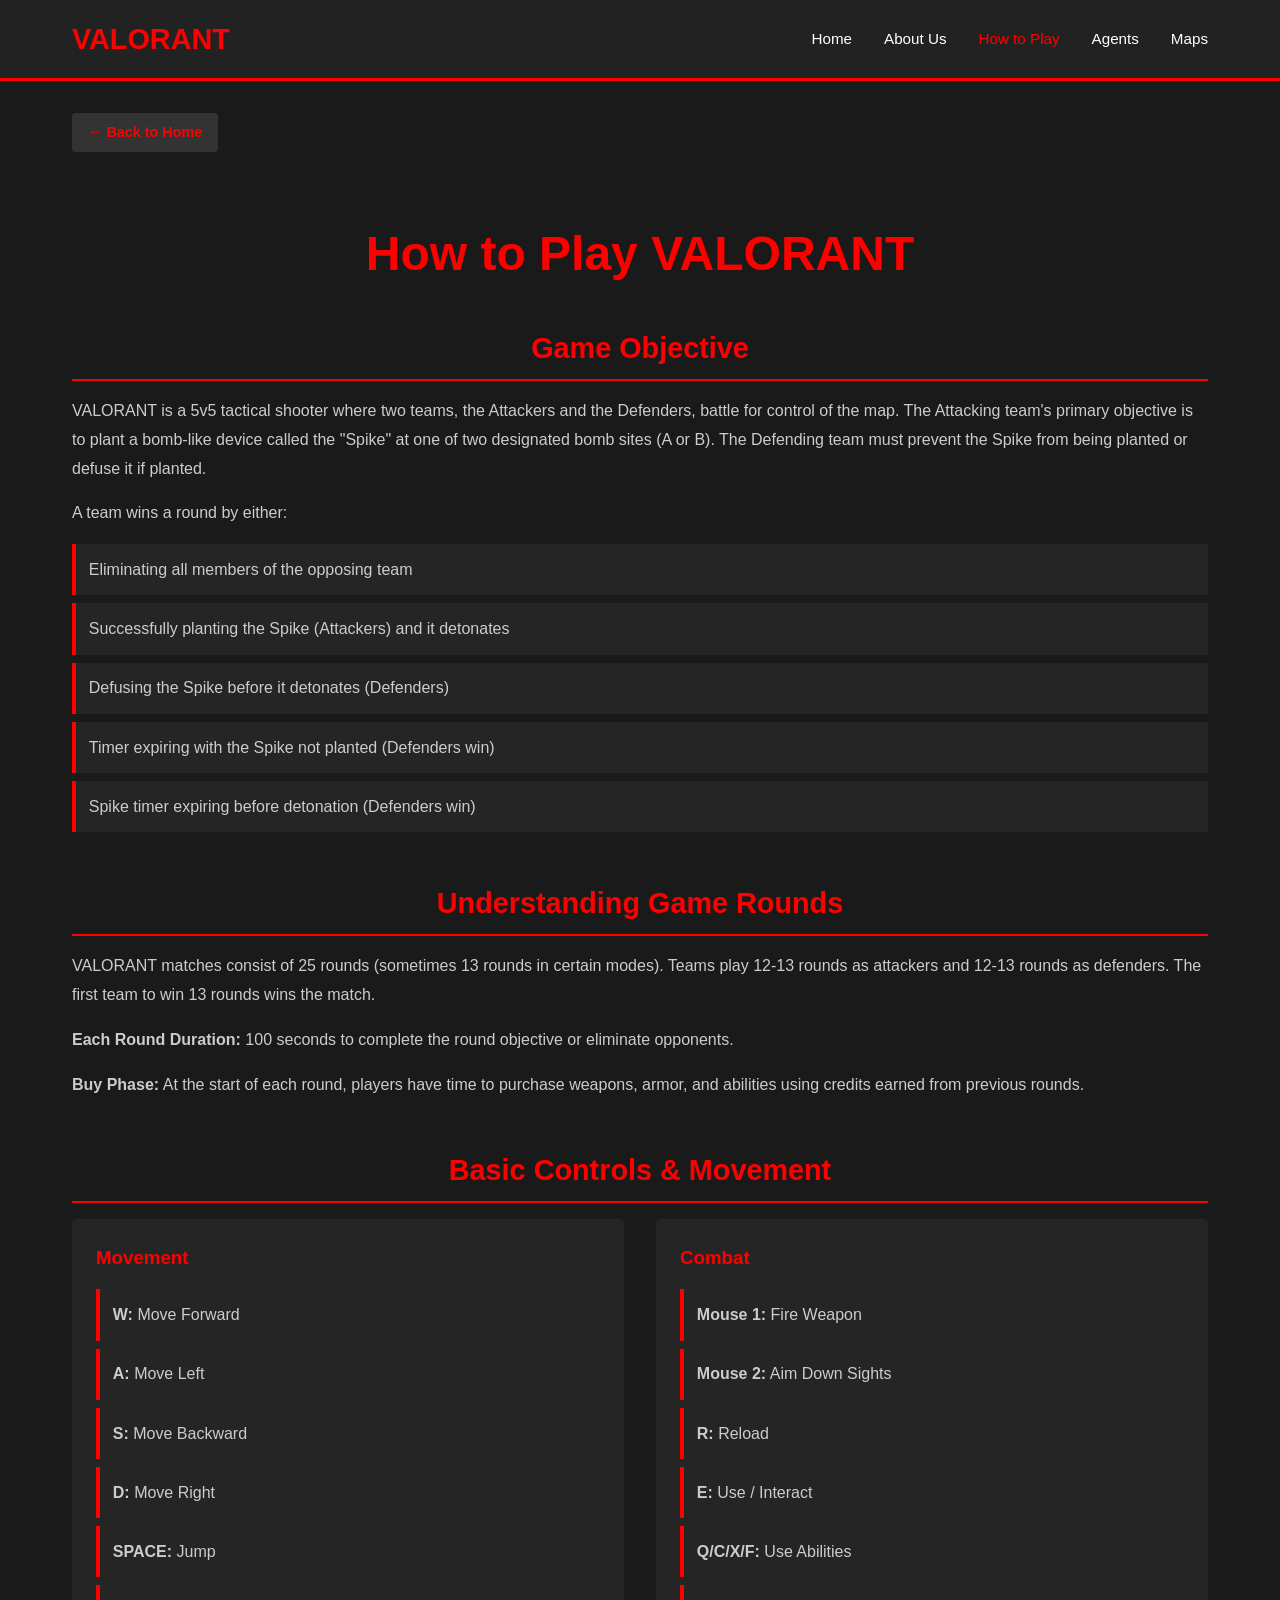
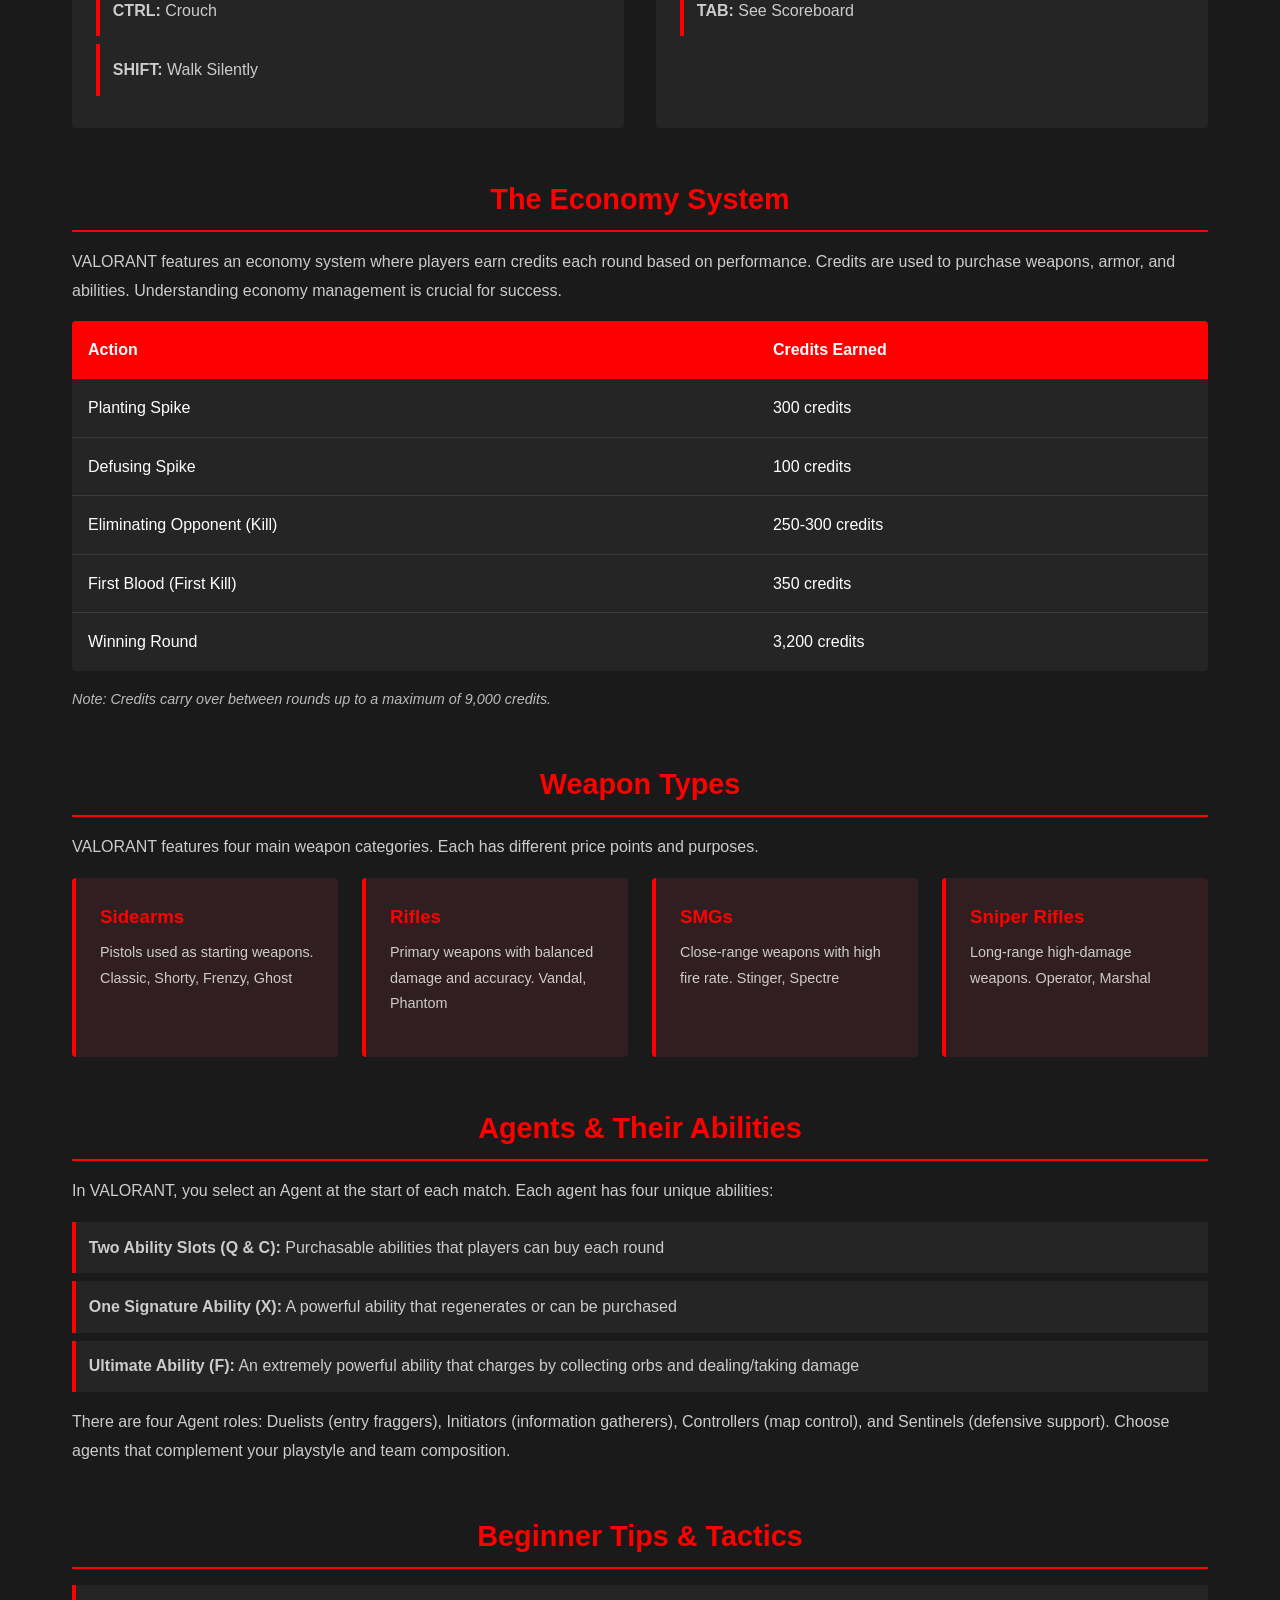
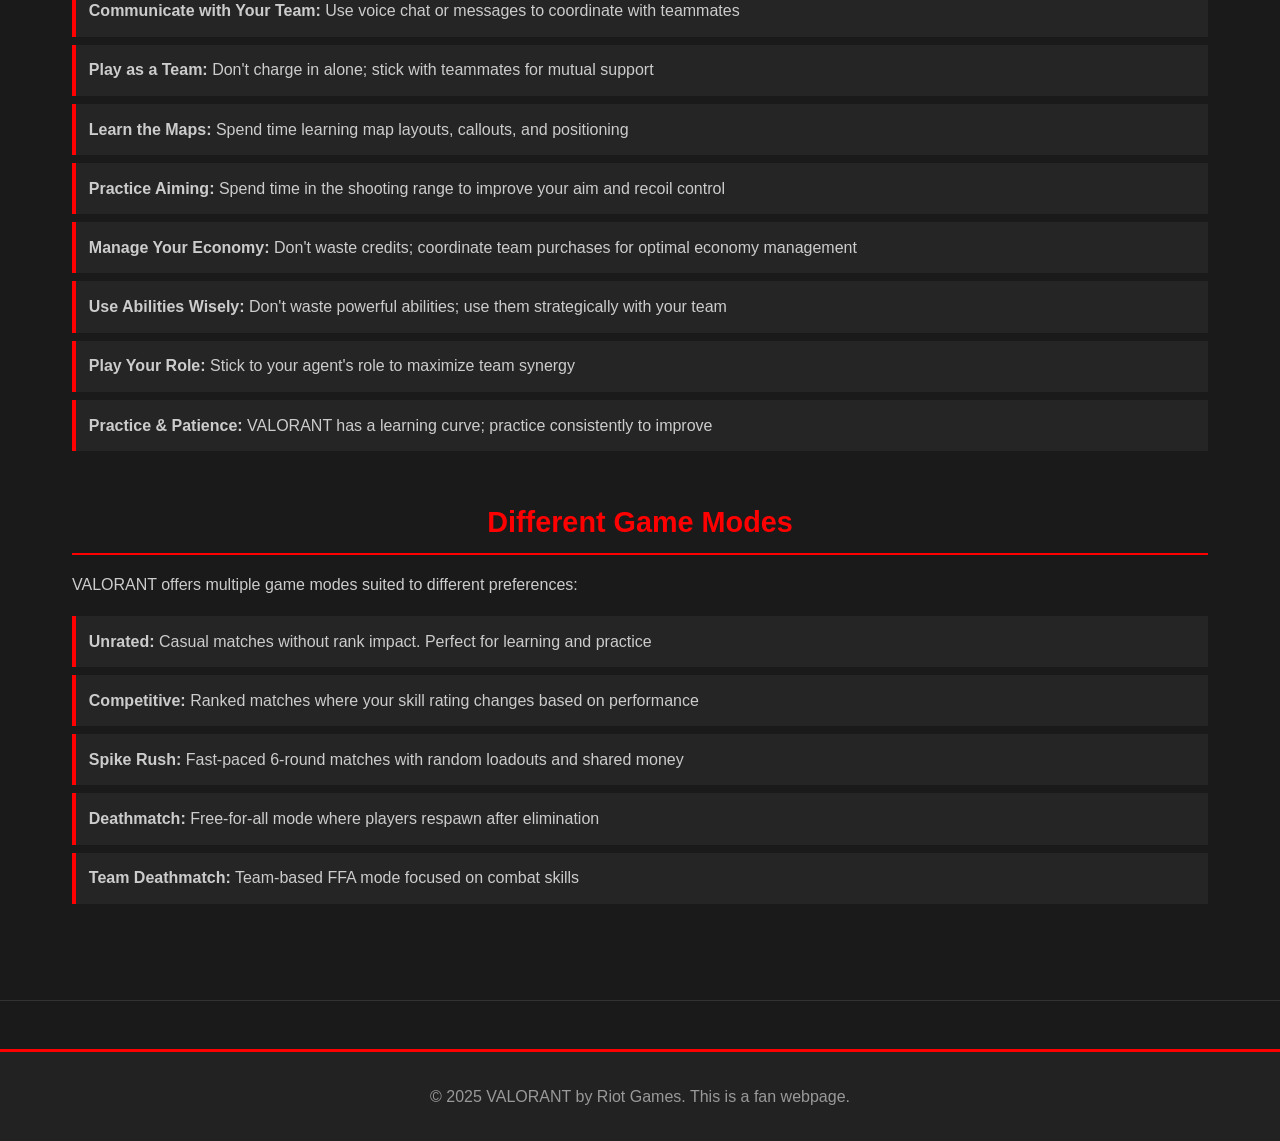
<file: HowToPlay.html>
<!DOCTYPE html>
<html lang="en">
<head>
    <meta charset="UTF-8">
    <meta name="viewport" content="width=device-width, initial-scale=1.0">
    <title>How to Play VALORANT - Game Guide</title>
    <link rel="stylesheet" href="style.css">
</head>
<body>
  
    <nav class="navbar">
        <div class="nav-container">
            <div class="logo">VALORANT</div>
            <ul class="nav-links">
                <li><a href="index.html">Home</a></li>
                <li><a href="AboutUs.html">About Us</a></li>
                <li><a href="HowToPlay.html" class="active">How to Play</a></li>
                <li><a href="Agents.html">Agents</a></li>
                <li><a href="Maps.html">Maps</a></li>
            </ul>
        </div>
    </nav>

    <main>
   
        <div class="container" style="margin-top: 2rem;">
            <a href="index.html" class="back-btn">← Back to Home</a>
        </div>

      
        <section class="how-to-play-section">
            <div class="container">
                <h1>How to Play VALORANT</h1>

               
                <div class="guide-content">
                    <h2>Game Objective</h2>
                    <p>
                        VALORANT is a 5v5 tactical shooter where two teams, the Attackers and the Defenders, battle for control of the map. 
                        The Attacking team's primary objective is to plant a bomb-like device called the "Spike" at one of two designated 
                        bomb sites (A or B). The Defending team must prevent the Spike from being planted or defuse it if planted.
                    </p>
                    <p>
                        A team wins a round by either:
                    </p>
                    <ul class="guide-list">
                        <li>Eliminating all members of the opposing team</li>
                        <li>Successfully planting the Spike (Attackers) and it detonates</li>
                        <li>Defusing the Spike before it detonates (Defenders)</li>
                        <li>Timer expiring with the Spike not planted (Defenders win)</li>
                        <li>Spike timer expiring before detonation (Defenders win)</li>
                    </ul>
                </div>

               
                <div class="guide-content">
                    <h2>Understanding Game Rounds</h2>
                    <p>
                        VALORANT matches consist of 25 rounds (sometimes 13 rounds in certain modes). Teams play 12-13 rounds as attackers 
                        and 12-13 rounds as defenders. The first team to win 13 rounds wins the match.
                    </p>
                    <p>
                        <strong>Each Round Duration:</strong> 100 seconds to complete the round objective or eliminate opponents.
                    </p>
                    <p>
                        <strong>Buy Phase:</strong> At the start of each round, players have time to purchase weapons, armor, and abilities 
                        using credits earned from previous rounds.
                    </p>
                </div>

               
                <div class="guide-content">
                    <h2>Basic Controls & Movement</h2>
                    <div style="display: grid; grid-template-columns: 1fr 1fr; gap: 2rem; margin-top: 1rem;">
                        <div style="background-color: var(--light-bg); padding: 1.5rem; border-radius: 4px;">
                            <h3 style="color: var(--secondary-color); margin-bottom: 1rem;">Movement</h3>
                            <ul class="guide-list">
                                <li><strong>W:</strong> Move Forward</li>
                                <li><strong>A:</strong> Move Left</li>
                                <li><strong>S:</strong> Move Backward</li>
                                <li><strong>D:</strong> Move Right</li>
                                <li><strong>SPACE:</strong> Jump</li>
                                <li><strong>CTRL:</strong> Crouch</li>
                                <li><strong>SHIFT:</strong> Walk Silently</li>
                            </ul>
                        </div>
                        <div style="background-color: var(--light-bg); padding: 1.5rem; border-radius: 4px;">
                            <h3 style="color: var(--secondary-color); margin-bottom: 1rem;">Combat</h3>
                            <ul class="guide-list">
                                <li><strong>Mouse 1:</strong> Fire Weapon</li>
                                <li><strong>Mouse 2:</strong> Aim Down Sights</li>
                                <li><strong>R:</strong> Reload</li>
                                <li><strong>E:</strong> Use / Interact</li>
                                <li><strong>Q/C/X/F:</strong> Use Abilities</li>
                                <li><strong>TAB:</strong> See Scoreboard</li>
                            </ul>
                        </div>
                    </div>
                </div>

                
                <div class="guide-content">
                    <h2>The Economy System</h2>
                    <p>
                        VALORANT features an economy system where players earn credits each round based on performance. Credits are used to 
                        purchase weapons, armor, and abilities. Understanding economy management is crucial for success.
                    </p>
                    <table style="width: 100%; margin-top: 1rem; border-collapse: collapse; background-color: var(--light-bg); border-radius: 4px; overflow: hidden;">
                        <thead style="background-color: var(--secondary-color);">
                            <tr>
                                <th style="padding: 1rem; text-align: left;">Action</th>
                                <th style="padding: 1rem; text-align: left;">Credits Earned</th>
                            </tr>
                        </thead>
                        <tbody>
                            <tr style="border-bottom: 1px solid rgba(255, 255, 255, 0.1);">
                                <td style="padding: 1rem;">Planting Spike</td>
                                <td style="padding: 1rem;">300 credits</td>
                            </tr>
                            <tr style="border-bottom: 1px solid rgba(255, 255, 255, 0.1);">
                                <td style="padding: 1rem;">Defusing Spike</td>
                                <td style="padding: 1rem;">100 credits</td>
                            </tr>
                            <tr style="border-bottom: 1px solid rgba(255, 255, 255, 0.1);">
                                <td style="padding: 1rem;">Eliminating Opponent (Kill)</td>
                                <td style="padding: 1rem;">250-300 credits</td>
                            </tr>
                            <tr style="border-bottom: 1px solid rgba(255, 255, 255, 0.1);">
                                <td style="padding: 1rem;">First Blood (First Kill)</td>
                                <td style="padding: 1rem;">350 credits</td>
                            </tr>
                            <tr>
                                <td style="padding: 1rem;">Winning Round</td>
                                <td style="padding: 1rem;">3,200 credits</td>
                            </tr>
                        </tbody>
                    </table>
                    <p style="margin-top: 1rem; font-size: 0.9rem; color: rgba(255, 255, 255, 0.7);">
                        <em>Note: Credits carry over between rounds up to a maximum of 9,000 credits.</em>
                    </p>
                </div>

               
                <div class="guide-content">
                    <h2>Weapon Types</h2>
                    <p>
                        VALORANT features four main weapon categories. Each has different price points and purposes.
                    </p>
                    <div style="display: grid; grid-template-columns: repeat(auto-fit, minmax(250px, 1fr)); gap: 1.5rem; margin-top: 1rem;">
                        <div style="background-color: rgba(253, 69, 86, 0.1); padding: 1.5rem; border-left: 4px solid var(--secondary-color); border-radius: 4px;">
                            <h3 style="color: var(--secondary-color);">Sidearms</h3>
                            <p style="font-size: 0.9rem; margin-top: 0.5rem;">Pistols used as starting weapons. Classic, Shorty, Frenzy, Ghost</p>
                        </div>
                        <div style="background-color: rgba(253, 69, 86, 0.1); padding: 1.5rem; border-left: 4px solid var(--secondary-color); border-radius: 4px;">
                            <h3 style="color: var(--secondary-color);">Rifles</h3>
                            <p style="font-size: 0.9rem; margin-top: 0.5rem;">Primary weapons with balanced damage and accuracy. Vandal, Phantom</p>
                        </div>
                        <div style="background-color: rgba(253, 69, 86, 0.1); padding: 1.5rem; border-left: 4px solid var(--secondary-color); border-radius: 4px;">
                            <h3 style="color: var(--secondary-color);">SMGs</h3>
                            <p style="font-size: 0.9rem; margin-top: 0.5rem;">Close-range weapons with high fire rate. Stinger, Spectre</p>
                        </div>
                        <div style="background-color: rgba(253, 69, 86, 0.1); padding: 1.5rem; border-left: 4px solid var(--secondary-color); border-radius: 4px;">
                            <h3 style="color: var(--secondary-color);">Sniper Rifles</h3>
                            <p style="font-size: 0.9rem; margin-top: 0.5rem;">Long-range high-damage weapons. Operator, Marshal</p>
                        </div>
                    </div>
                </div>

                
                <div class="guide-content">
                    <h2>Agents & Their Abilities</h2>
                    <p>
                        In VALORANT, you select an Agent at the start of each match. Each agent has four unique abilities:
                    </p>
                    <ul class="guide-list">
                        <li><strong>Two Ability Slots (Q & C):</strong> Purchasable abilities that players can buy each round</li>
                        <li><strong>One Signature Ability (X):</strong> A powerful ability that regenerates or can be purchased</li>
                        <li><strong>Ultimate Ability (F):</strong> An extremely powerful ability that charges by collecting orbs and dealing/taking damage</li>
                    </ul>
                    <p style="margin-top: 1rem;">
                        There are four Agent roles: Duelists (entry fraggers), Initiators (information gatherers), Controllers (map control), 
                        and Sentinels (defensive support). Choose agents that complement your playstyle and team composition.
                    </p>
                </div>

                
                <div class="guide-content">
                    <h2>Beginner Tips & Tactics</h2>
                    <ol class="guide-list">
                        <li><strong>Communicate with Your Team:</strong> Use voice chat or messages to coordinate with teammates</li>
                        <li><strong>Play as a Team:</strong> Don't charge in alone; stick with teammates for mutual support</li>
                        <li><strong>Learn the Maps:</strong> Spend time learning map layouts, callouts, and positioning</li>
                        <li><strong>Practice Aiming:</strong> Spend time in the shooting range to improve your aim and recoil control</li>
                        <li><strong>Manage Your Economy:</strong> Don't waste credits; coordinate team purchases for optimal economy management</li>
                        <li><strong>Use Abilities Wisely:</strong> Don't waste powerful abilities; use them strategically with your team</li>
                        <li><strong>Play Your Role:</strong> Stick to your agent's role to maximize team synergy</li>
                        <li><strong>Practice & Patience:</strong> VALORANT has a learning curve; practice consistently to improve</li>
                    </ol>
                </div>

                
                <div class="guide-content">
                    <h2>Different Game Modes</h2>
                    <p>
                        VALORANT offers multiple game modes suited to different preferences:
                    </p>
                    <ul class="guide-list">
                        <li><strong>Unrated:</strong> Casual matches without rank impact. Perfect for learning and practice</li>
                        <li><strong>Competitive:</strong> Ranked matches where your skill rating changes based on performance</li>
                        <li><strong>Spike Rush:</strong> Fast-paced 6-round matches with random loadouts and shared money</li>
                        <li><strong>Deathmatch:</strong> Free-for-all mode where players respawn after elimination</li>
                        <li><strong>Team Deathmatch:</strong> Team-based FFA mode focused on combat skills</li>
                    </ul>
                </div>

            </div>
        </section>
    </main>

    
    <footer class="footer">
        <p>&copy; 2025 VALORANT by Riot Games. This is a fan webpage.</p>
    </footer>

</body>
</html>
</file>
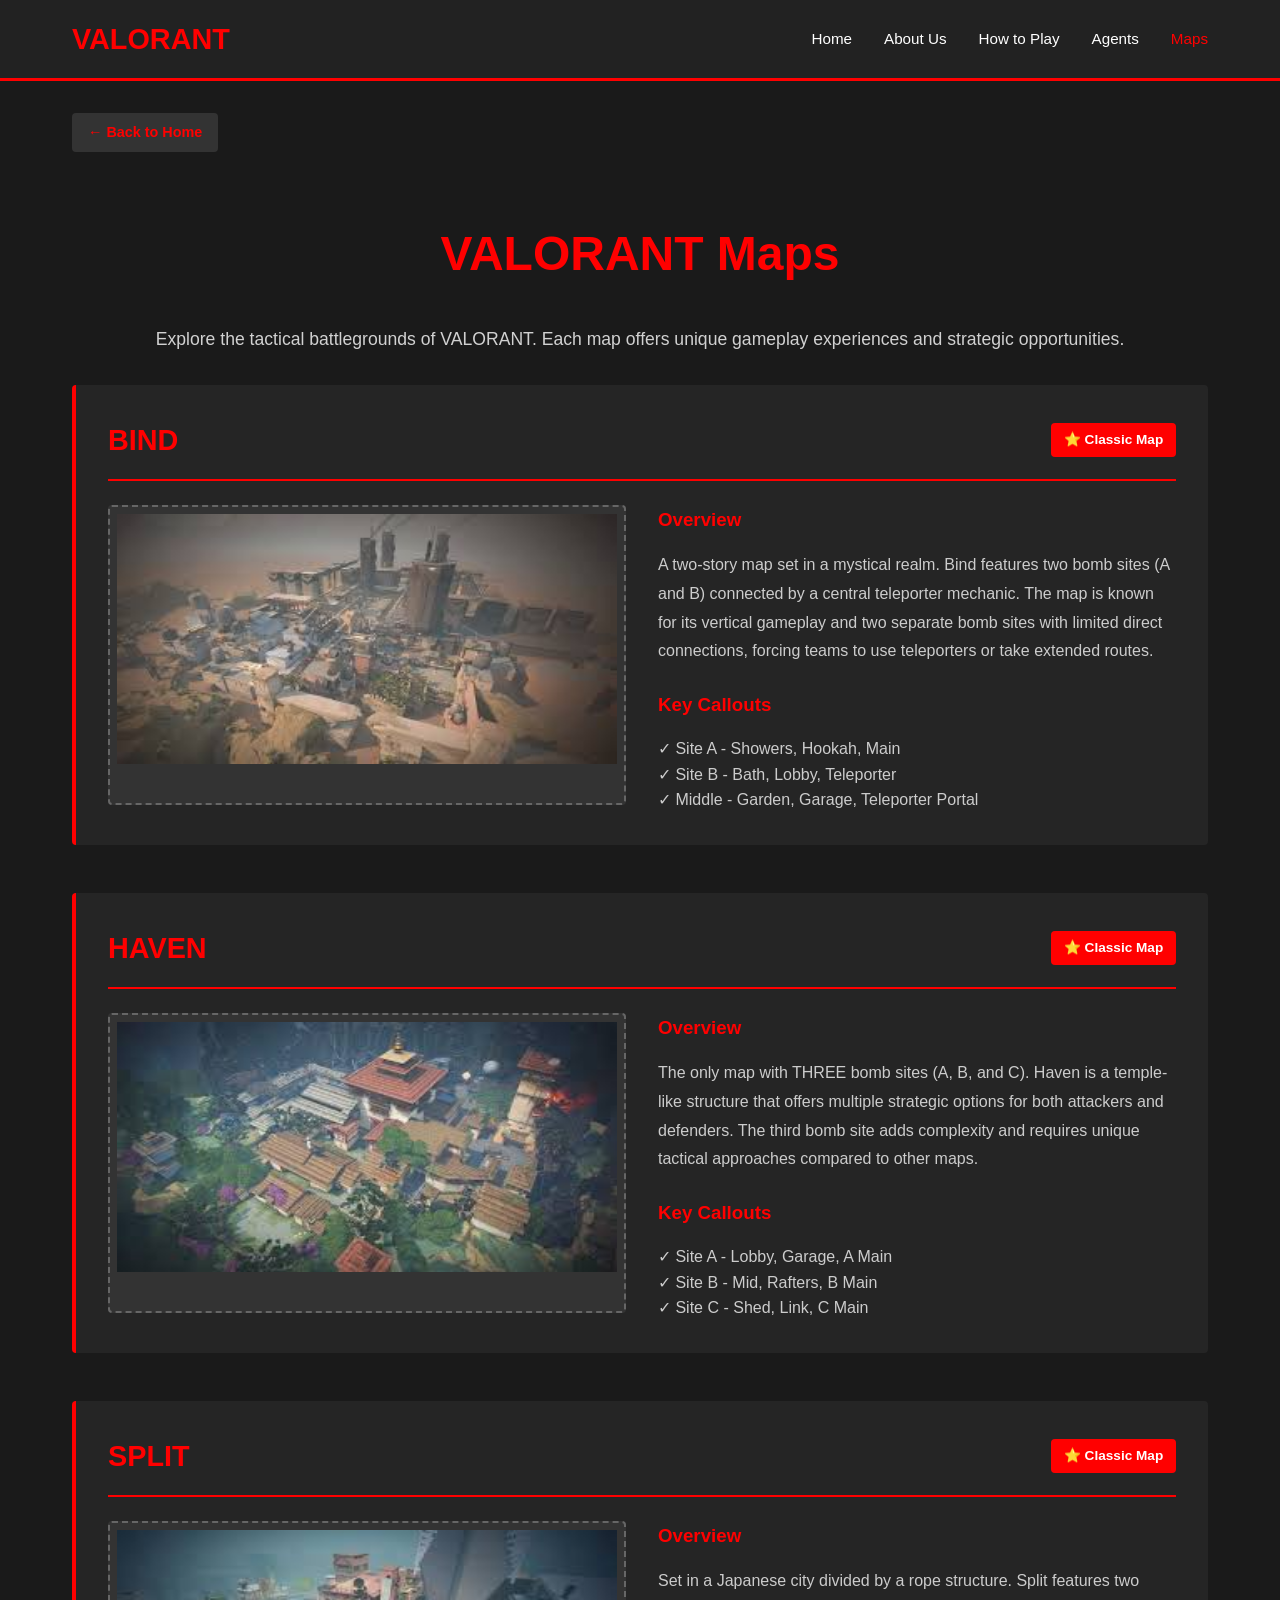
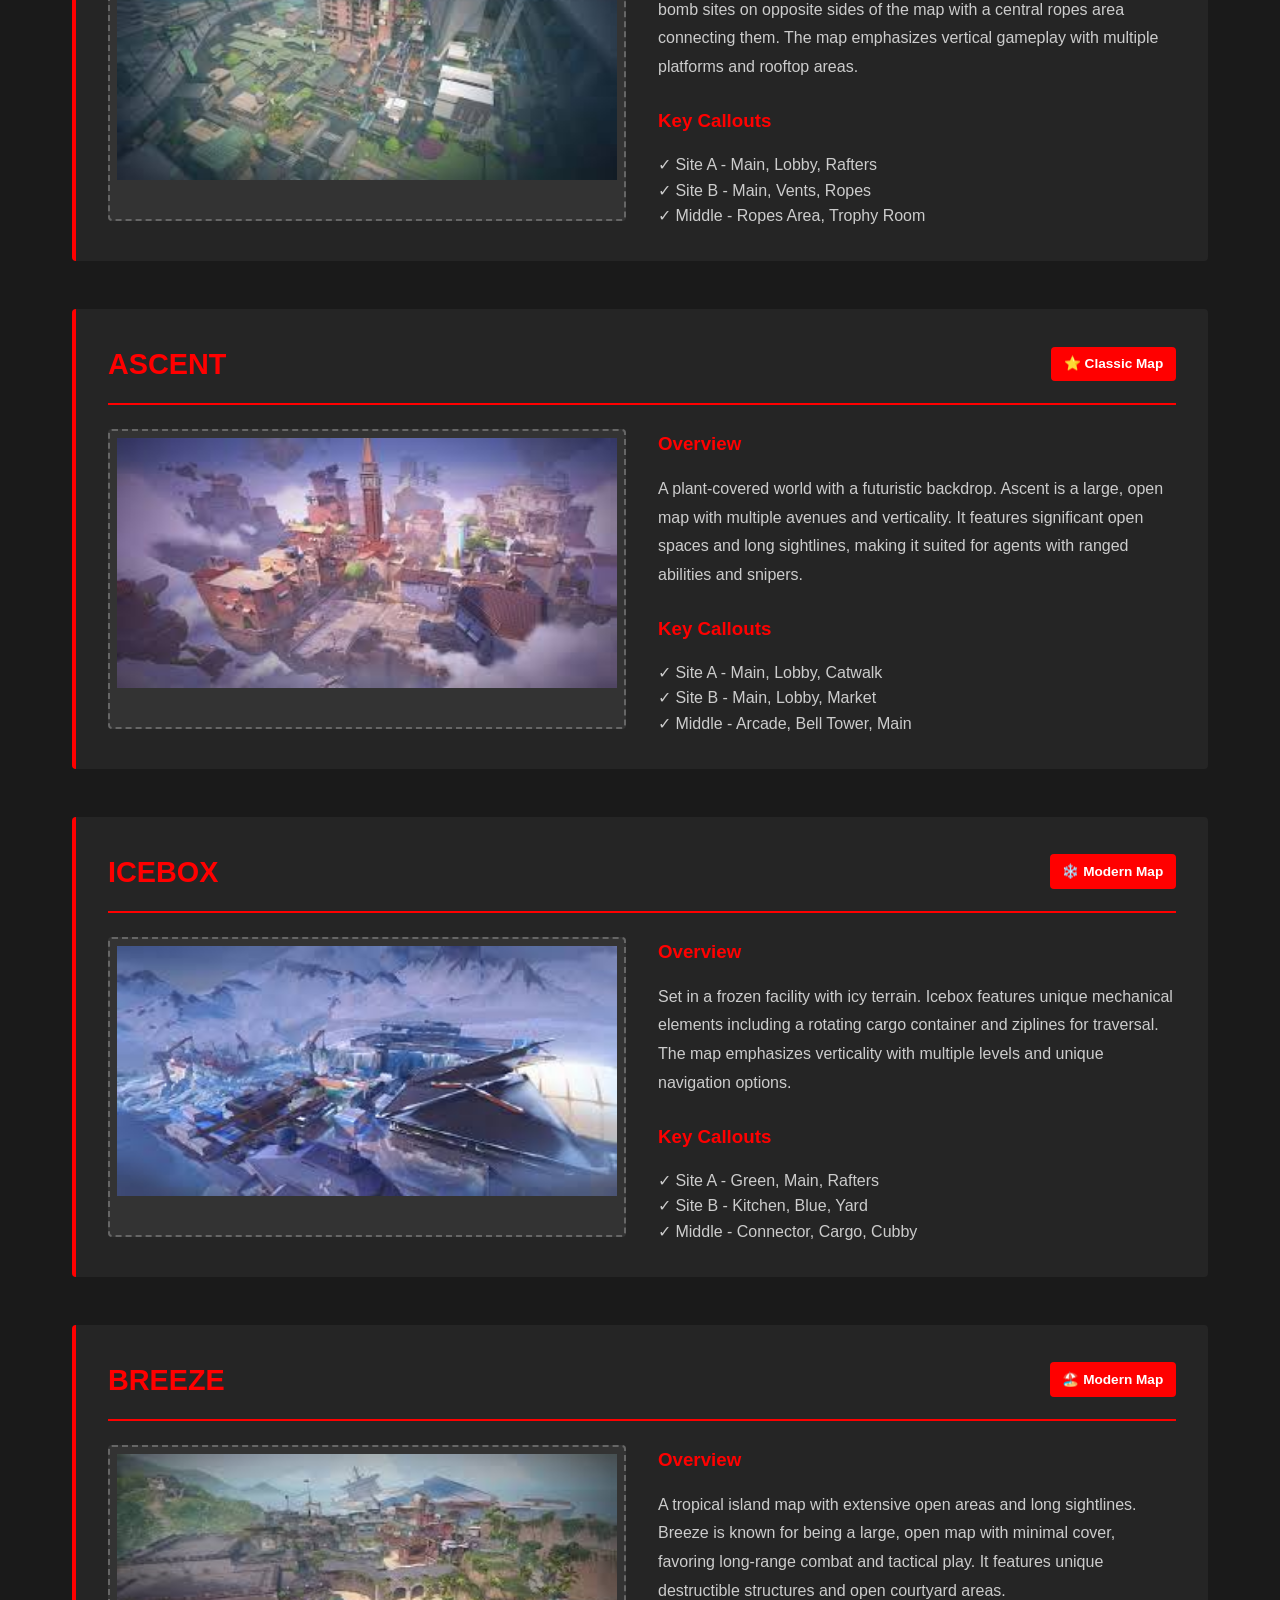
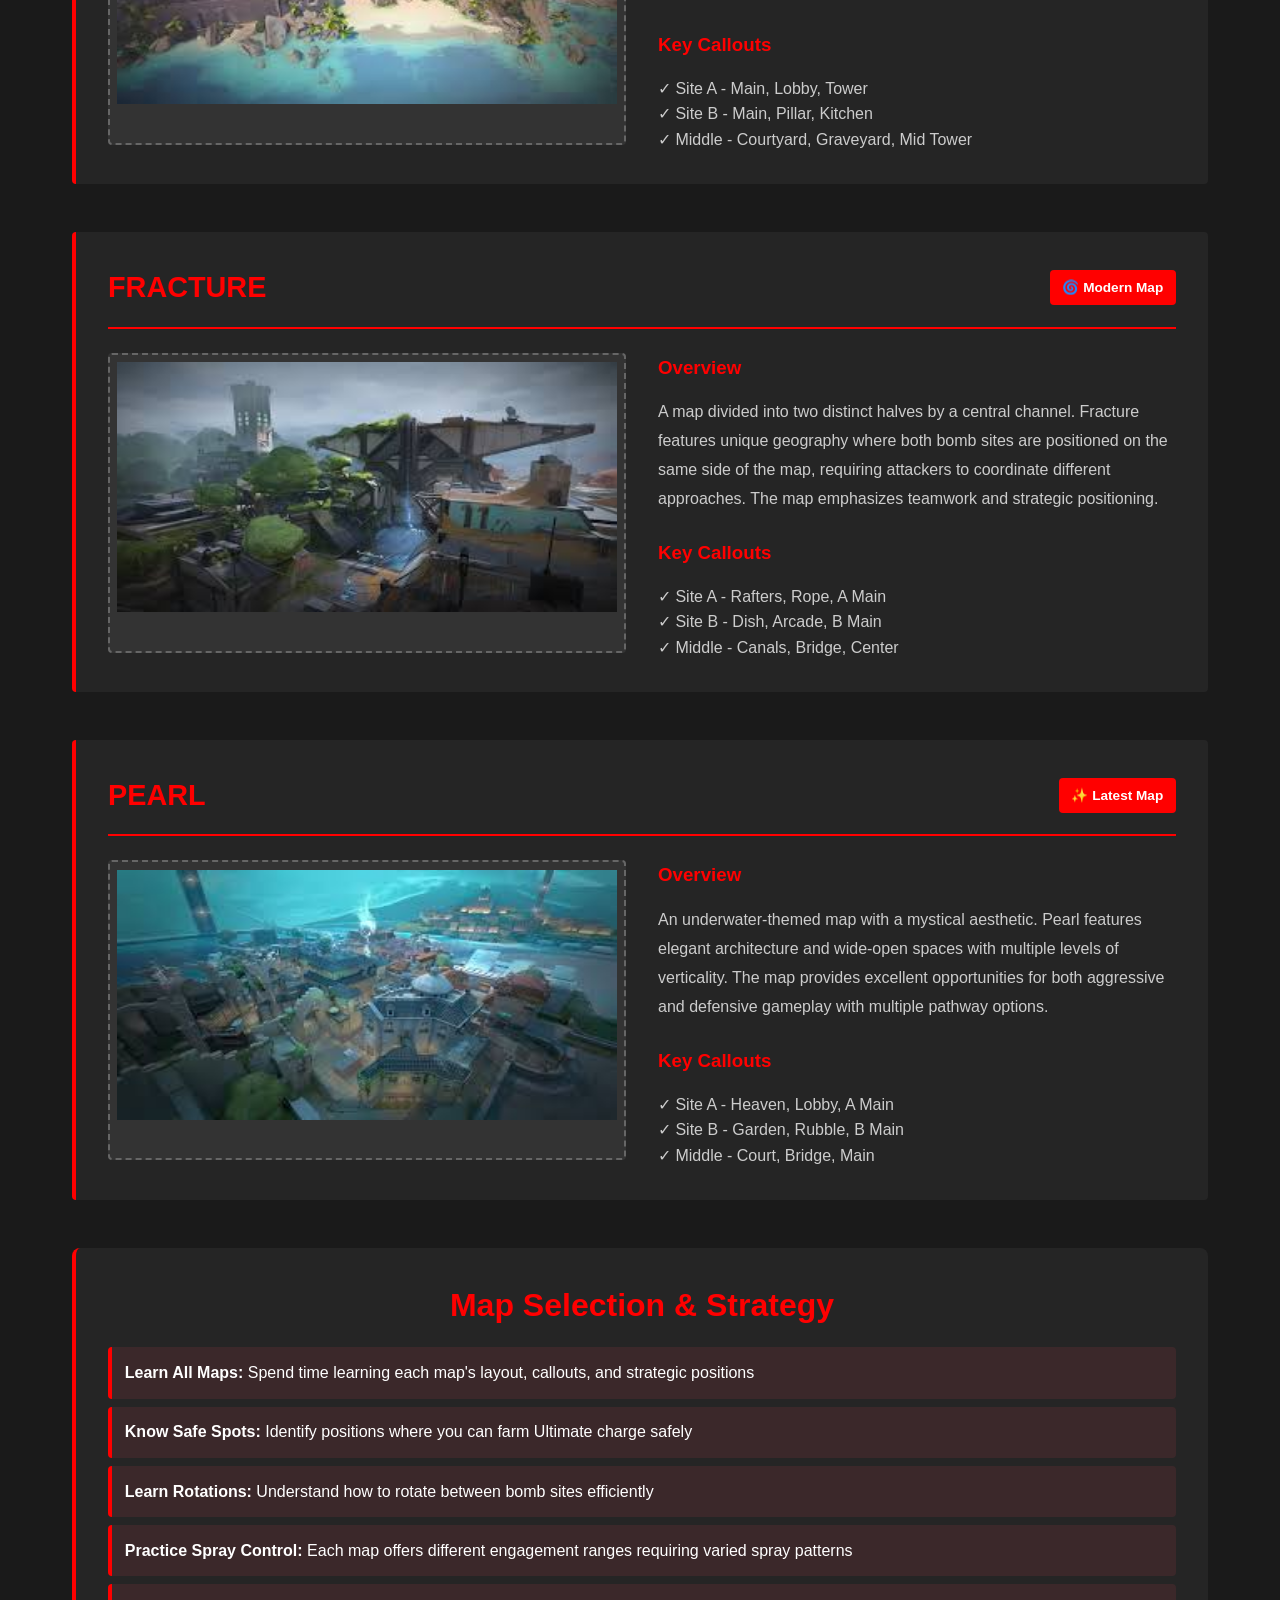
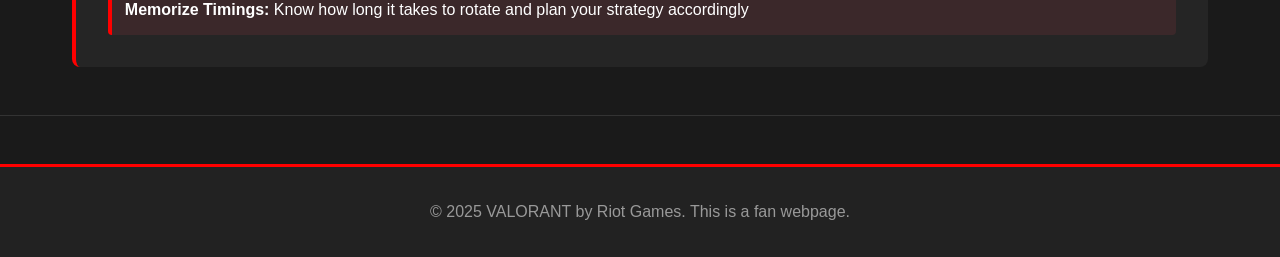
<file: Maps.html>
<!DOCTYPE html>
<html lang="en">
<head>
    <meta charset="UTF-8">
    <meta name="viewport" content="width=device-width, initial-scale=1.0">
    <title>VALORANT Maps - Complete Map Guide</title>
    <link rel="stylesheet" href="style.css">
</head>
<body>
   
    <nav class="navbar">
        <div class="nav-container">
            <div class="logo">VALORANT</div>
            <ul class="nav-links">
                <li><a href="index.html">Home</a></li>
                <li><a href="AboutUs.html">About Us</a></li>
                <li><a href="HowToPlay.html">How to Play</a></li>
                <li><a href="Agents.html">Agents</a></li>
                <li><a href="Maps.html" class="active">Maps</a></li>
            </ul>
        </div>
    </nav>

    <main>
        
        <div class="container" style="margin-top: 2rem;">
            <a href="index.html" class="back-btn">← Back to Home</a>
        </div>

        
        <section class="maps-section">
            <div class="container">
                <h1>VALORANT Maps</h1>
                <p style="text-align: center; font-size: 1.1rem; margin-bottom: 2rem; color: rgba(255, 255, 255, 0.8);">
                    Explore the tactical battlegrounds of VALORANT. Each map offers unique gameplay experiences and strategic opportunities.
                </p>

               
                <div class="map-group">
                    <div class="map-header">
                        <h2>BIND</h2>
                        <span class="map-type">⭐ Classic Map</span>
                    </div>
                    <div class="map-details">
                        <div class="map-image-placeholder">
                            <p style="font-size: 1rem; color: rgba(255, 255, 255, 0.6);"><img src="[data-uri]"  width="500" height="250"</p>
                        </div>
                        <div class="map-description-box">
                            <h3 style="color: var(--secondary-color); margin-bottom: 1rem;">Overview</h3>
                            <p>
                                A two-story map set in a mystical realm. Bind features two bomb sites (A and B) connected by a central 
                                teleporter mechanic. The map is known for its vertical gameplay and two separate bomb sites with limited 
                                direct connections, forcing teams to use teleporters or take extended routes.
                            </p>
                            <h3 style="color: var(--secondary-color); margin: 1.5rem 0 1rem;">Key Callouts</h3>
                            <ul style="list-style: none; padding: 0;">
                                <li>✓ Site A - Showers, Hookah, Main</li>
                                <li>✓ Site B - Bath, Lobby, Teleporter</li>
                                <li>✓ Middle - Garden, Garage, Teleporter Portal</li>
                            </ul>
                        </div>
                    </div>
                </div>

              
                <div class="map-group">
                    <div class="map-header">
                        <h2>HAVEN</h2>
                        <span class="map-type">⭐ Classic Map</span>
                    </div>
                    <div class="map-details">
                        <div class="map-image-placeholder">
                            <p style="font-size: 1rem; color: rgba(255, 255, 255, 0.6);"><img src="[data-uri]" width="500" height="250"</p>
                        </div>
                        <div class="map-description-box">
                            <h3 style="color: var(--secondary-color); margin-bottom: 1rem;">Overview</h3>
                            <p>
                                The only map with THREE bomb sites (A, B, and C). Haven is a temple-like structure that offers multiple 
                                strategic options for both attackers and defenders. The third bomb site adds complexity and requires unique 
                                tactical approaches compared to other maps.
                            </p>
                            <h3 style="color: var(--secondary-color); margin: 1.5rem 0 1rem;">Key Callouts</h3>
                            <ul style="list-style: none; padding: 0;">
                                <li>✓ Site A - Lobby, Garage, A Main</li>
                                <li>✓ Site B - Mid, Rafters, B Main</li>
                                <li>✓ Site C - Shed, Link, C Main</li>
                            </ul>
                        </div>
                    </div>
                </div>

               
                <div class="map-group">
                    <div class="map-header">
                        <h2>SPLIT</h2>
                        <span class="map-type">⭐ Classic Map</span>
                    </div>
                    <div class="map-details">
                        <div class="map-image-placeholder">
                            <p style="font-size: 1rem; color: rgba(255, 255, 255, 0.6);"><img src="[data-uri]" width="500" height="250"></p>
                        </div>
                        <div class="map-description-box">
                            <h3 style="color: var(--secondary-color); margin-bottom: 1rem;">Overview</h3>
                            <p>
                                Set in a Japanese city divided by a rope structure. Split features two bomb sites on opposite sides of the 
                                map with a central ropes area connecting them. The map emphasizes vertical gameplay with multiple platforms 
                                and rooftop areas.
                            </p>
                            <h3 style="color: var(--secondary-color); margin: 1.5rem 0 1rem;">Key Callouts</h3>
                            <ul style="list-style: none; padding: 0;">
                                <li>✓ Site A - Main, Lobby, Rafters</li>
                                <li>✓ Site B - Main, Vents, Ropes</li>
                                <li>✓ Middle - Ropes Area, Trophy Room</li>
                            </ul>
                        </div>
                    </div>
                </div>

               
                <div class="map-group">
                    <div class="map-header">
                        <h2>ASCENT</h2>
                        <span class="map-type">⭐ Classic Map</span>
                    </div>
                    <div class="map-details">
                        <div class="map-image-placeholder">
                            <p style="font-size: 1rem; color: rgba(255, 255, 255, 0.6);"><img src="[data-uri]" width="500" height="250"></p>
                        </div>
                        <div class="map-description-box">
                            <h3 style="color: var(--secondary-color); margin-bottom: 1rem;">Overview</h3>
                            <p>
                                A plant-covered world with a futuristic backdrop. Ascent is a large, open map with multiple avenues and 
                                verticality. It features significant open spaces and long sightlines, making it suited for agents with 
                                ranged abilities and snipers.
                            </p>
                            <h3 style="color: var(--secondary-color); margin: 1.5rem 0 1rem;">Key Callouts</h3>
                            <ul style="list-style: none; padding: 0;">
                                <li>✓ Site A - Main, Lobby, Catwalk</li>
                                <li>✓ Site B - Main, Lobby, Market</li>
                                <li>✓ Middle - Arcade, Bell Tower, Main</li>
                            </ul>
                        </div>
                    </div>
                </div>

               
                <div class="map-group">
                    <div class="map-header">
                        <h2>ICEBOX</h2>
                        <span class="map-type">❄️ Modern Map</span>
                    </div>
                    <div class="map-details">
                        <div class="map-image-placeholder">
                            <p style="font-size: 1rem; color: rgba(255, 255, 255, 0.6);"><img src="[data-uri]" width="500" height="250"></p>
                        </div>
                        <div class="map-description-box">
                            <h3 style="color: var(--secondary-color); margin-bottom: 1rem;">Overview</h3>
                            <p>
                                Set in a frozen facility with icy terrain. Icebox features unique mechanical elements including a rotating 
                                cargo container and ziplines for traversal. The map emphasizes verticality with multiple levels and unique 
                                navigation options.
                            </p>
                            <h3 style="color: var(--secondary-color); margin: 1.5rem 0 1rem;">Key Callouts</h3>
                            <ul style="list-style: none; padding: 0;">
                                <li>✓ Site A - Green, Main, Rafters</li>
                                <li>✓ Site B - Kitchen, Blue, Yard</li>
                                <li>✓ Middle - Connector, Cargo, Cubby</li>
                            </ul>
                        </div>
                    </div>
                </div>

             
                <div class="map-group">
                    <div class="map-header">
                        <h2>BREEZE</h2>
                        <span class="map-type">🏖️ Modern Map</span>
                    </div>
                    <div class="map-details">
                        <div class="map-image-placeholder">
                            <p style="font-size: 1rem; color: rgba(255, 255, 255, 0.6);"><img src="[data-uri]" width="500" height="250"</p>
                        </div>
                        <div class="map-description-box">
                            <h3 style="color: var(--secondary-color); margin-bottom: 1rem;">Overview</h3>
                            <p>
                                A tropical island map with extensive open areas and long sightlines. Breeze is known for being a large, 
                                open map with minimal cover, favoring long-range combat and tactical play. It features unique destructible 
                                structures and open courtyard areas.
                            </p>
                            <h3 style="color: var(--secondary-color); margin: 1.5rem 0 1rem;">Key Callouts</h3>
                            <ul style="list-style: none; padding: 0;">
                                <li>✓ Site A - Main, Lobby, Tower</li>
                                <li>✓ Site B - Main, Pillar, Kitchen</li>
                                <li>✓ Middle - Courtyard, Graveyard, Mid Tower</li>
                            </ul>
                        </div>
                    </div>
                </div>

                
                <div class="map-group">
                    <div class="map-header">
                        <h2>FRACTURE</h2>
                        <span class="map-type">🌀 Modern Map</span>
                    </div>
                    <div class="map-details">
                        <div class="map-image-placeholder">
                            <p style="font-size: 1rem; color: rgba(255, 255, 255, 0.6);"><img src="[data-uri]" width="500" height="250"></p>
                        </div>
                        <div class="map-description-box">
                            <h3 style="color: var(--secondary-color); margin-bottom: 1rem;">Overview</h3>
                            <p>
                                A map divided into two distinct halves by a central channel. Fracture features unique geography where both 
                                bomb sites are positioned on the same side of the map, requiring attackers to coordinate different approaches. 
                                The map emphasizes teamwork and strategic positioning.
                            </p>
                            <h3 style="color: var(--secondary-color); margin: 1.5rem 0 1rem;">Key Callouts</h3>
                            <ul style="list-style: none; padding: 0;">
                                <li>✓ Site A - Rafters, Rope, A Main</li>
                                <li>✓ Site B - Dish, Arcade, B Main</li>
                                <li>✓ Middle - Canals, Bridge, Center</li>
                            </ul>
                        </div>
                    </div>
                </div>

           
                <div class="map-group">
                    <div class="map-header">
                        <h2>PEARL</h2>
                        <span class="map-type">✨ Latest Map</span>
                    </div>
                    <div class="map-details">
                        <div class="map-image-placeholder">
                            <p style="font-size: 1rem; color: rgba(255, 255, 255, 0.6);"><img src="[data-uri]" width="500" height="250"></p>
                        </div>
                        <div class="map-description-box">
                            <h3 style="color: var(--secondary-color); margin-bottom: 1rem;">Overview</h3>
                            <p>
                                An underwater-themed map with a mystical aesthetic. Pearl features elegant architecture and wide-open spaces 
                                with multiple levels of verticality. The map provides excellent opportunities for both aggressive and 
                                defensive gameplay with multiple pathway options.
                            </p>
                            <h3 style="color: var(--secondary-color); margin: 1.5rem 0 1rem;">Key Callouts</h3>
                            <ul style="list-style: none; padding: 0;">
                                <li>✓ Site A - Heaven, Lobby, A Main</li>
                                <li>✓ Site B - Garden, Rubble, B Main</li>
                                <li>✓ Middle - Court, Bridge, Main</li>
                            </ul>
                        </div>
                    </div>
                </div>

              
                <div style="margin-top: 3rem; background-color: var(--light-bg); padding: 2rem; border-radius: 8px; border-left: 4px solid var(--secondary-color);">
                    <h2 style="color: var(--secondary-color); margin-bottom: 1rem;">Map Selection & Strategy</h2>
                    <ul style="list-style: none;">
                        <li style="padding: 0.8rem; margin-bottom: 0.5rem; background-color: rgba(253, 69, 86, 0.1); border-left: 4px solid var(--secondary-color); border-radius: 4px;">
                            <strong>Learn All Maps:</strong> Spend time learning each map's layout, callouts, and strategic positions
                        </li>
                        <li style="padding: 0.8rem; margin-bottom: 0.5rem; background-color: rgba(253, 69, 86, 0.1); border-left: 4px solid var(--secondary-color); border-radius: 4px;">
                            <strong>Know Safe Spots:</strong> Identify positions where you can farm Ultimate charge safely
                        </li>
                        <li style="padding: 0.8rem; margin-bottom: 0.5rem; background-color: rgba(253, 69, 86, 0.1); border-left: 4px solid var(--secondary-color); border-radius: 4px;">
                            <strong>Learn Rotations:</strong> Understand how to rotate between bomb sites efficiently
                        </li>
                        <li style="padding: 0.8rem; margin-bottom: 0.5rem; background-color: rgba(253, 69, 86, 0.1); border-left: 4px solid var(--secondary-color); border-radius: 4px;">
                            <strong>Practice Spray Control:</strong> Each map offers different engagement ranges requiring varied spray patterns
                        </li>
                        <li style="padding: 0.8rem; background-color: rgba(253, 69, 86, 0.1); border-left: 4px solid var(--secondary-color); border-radius: 4px;">
                            <strong>Memorize Timings:</strong> Know how long it takes to rotate and plan your strategy accordingly
                        </li>
                    </ul>
                </div>
            </div>
        </section>
    </main>

    
    <footer class="footer">
        <p>&copy; 2025 VALORANT by Riot Games. This is a fan webpage.</p>
    </footer>


</body>
</html>
</file>
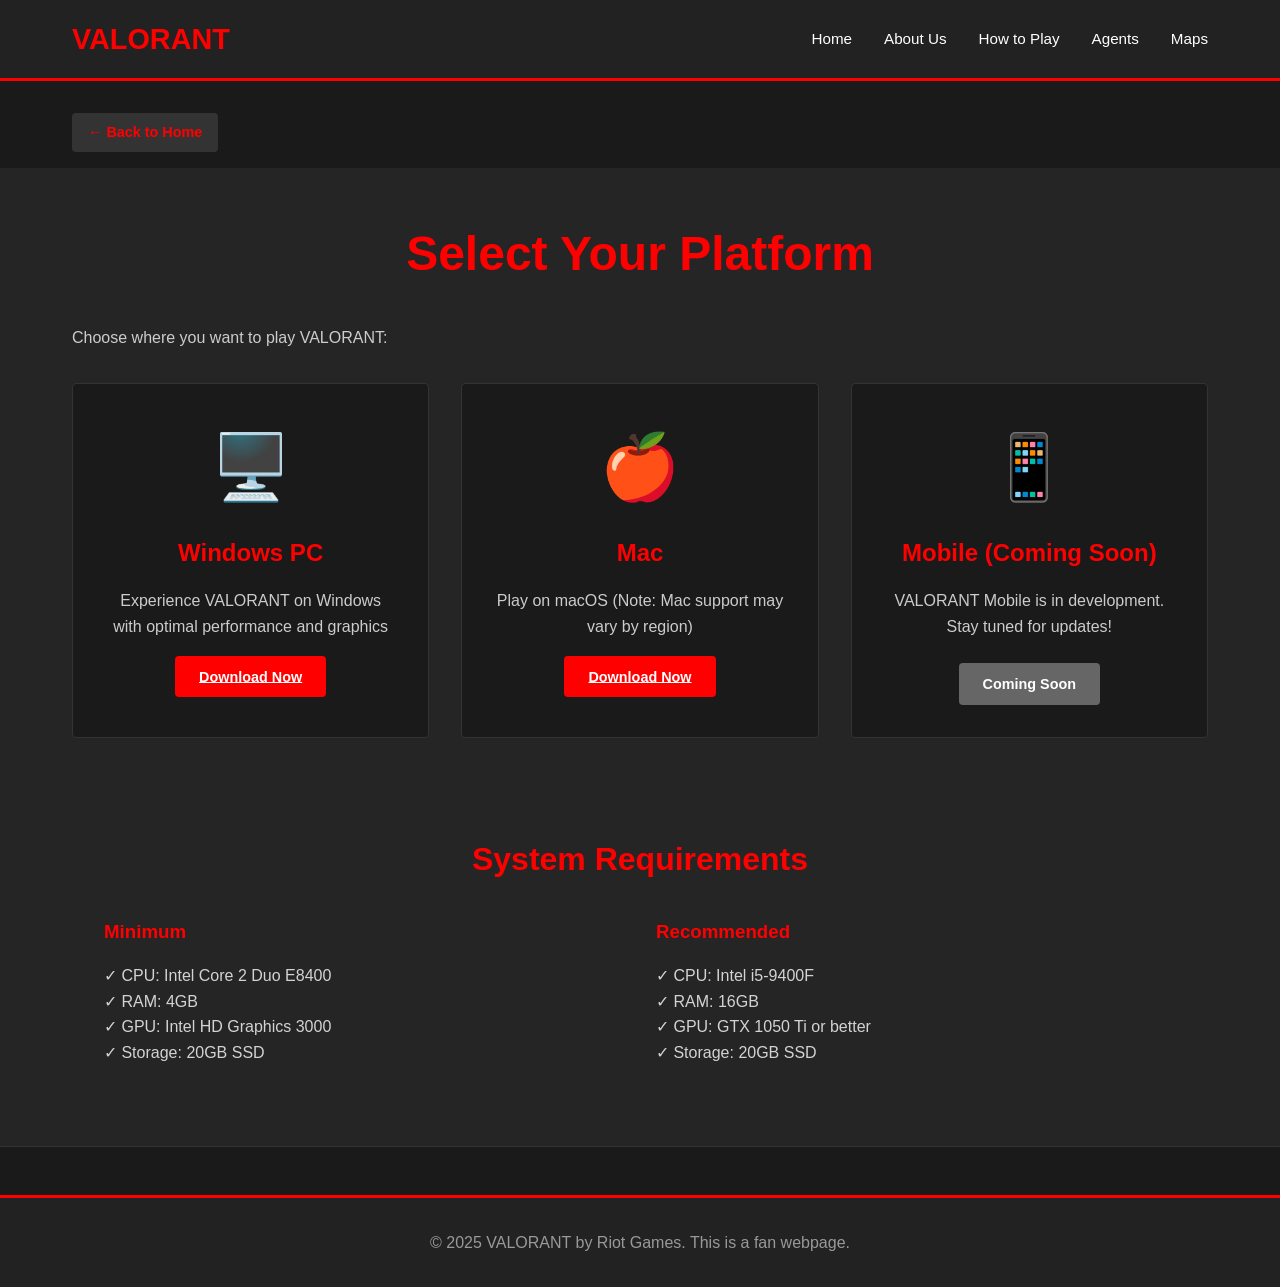
<file: PlatformSelection.html>
<!DOCTYPE html>
<html lang="en">
<head>
    <meta charset="UTF-8">
    <meta name="viewport" content="width=device-width, initial-scale=1.0">
    <title>Platform Selection - VALORANT</title>
    <link rel="stylesheet" href="style.css">
</head>
<body>
    
    <nav class="navbar">
        <div class="nav-container">
            <div class="logo">VALORANT</div>
            <ul class="nav-links">
                <li><a href="index.html">Home</a></li>
                <li><a href="AboutUs.html">About Us</a></li>
                <li><a href="HowToPlay.html">How to Play</a></li>
                <li><a href="Agents.html">Agents</a></li>
                <li><a href="Maps.html">Maps</a></li>
            </ul>
        </div>
    </nav>

    <main>
        
        <div class="container" style="margin-top: 2rem;">
            <a href="index.html" class="back-btn">← Back to Home</a>
        </div>

       
        <section class="platform-section">
            <div class="container">
                <h1>Select Your Platform</h1>
                <p>Choose where you want to play VALORANT:</p>
                
                <div class="platform-grid">
                    <div class="platform-card">
                        <div class="platform-icon">🖥️</div>
                        <h2>Windows PC</h2>
                        <p>Experience VALORANT on Windows with optimal performance and graphics</p>
                        <a href="https://playvalorant.com/" target="_blank" class="btn-platform">Download Now</a>
                    </div>

                    <div class="platform-card">
                        <div class="platform-icon">🍎</div>
                        <h2>Mac</h2>
                        <p>Play on macOS (Note: Mac support may vary by region)</p>
                        <a href="https://playvalorant.com/" target="_blank" class="btn-platform">Download Now</a>
                    </div>

                    <div class="platform-card">
                        <div class="platform-icon">📱</div>
                        <h2>Mobile (Coming Soon)</h2>
                        <p>VALORANT Mobile is in development. Stay tuned for updates!</p>
                        <button class="btn-platform" disabled>Coming Soon</button>
                    </div>
                </div>

               
                <div style="margin-top: 4rem; background-color: var(--light-bg); padding: 2rem; border-radius: 8px;">
                    <h2>System Requirements</h2>
                    <div style="display: grid; grid-template-columns: 1fr 1fr; gap: 2rem; margin-top: 1.5rem;">
                        <div>
                            <h3 style="color: var(--secondary-color); margin-bottom: 1rem;">Minimum</h3>
                            <ul style="list-style: none; color: rgba(255, 255, 255, 0.8);">
                                <li>✓ CPU: Intel Core 2 Duo E8400</li>
                                <li>✓ RAM: 4GB</li>
                                <li>✓ GPU: Intel HD Graphics 3000</li>
                                <li>✓ Storage: 20GB SSD</li>
                            </ul>
                        </div>
                        <div>
                            <h3 style="color: var(--secondary-color); margin-bottom: 1rem;">Recommended</h3>
                            <ul style="list-style: none; color: rgba(255, 255, 255, 0.8);">
                                <li>✓ CPU: Intel i5-9400F</li>
                                <li>✓ RAM: 16GB</li>
                                <li>✓ GPU: GTX 1050 Ti or better</li>
                                <li>✓ Storage: 20GB SSD</li>
                            </ul>
                        </div>
                    </div>
                </div>
            </div>
        </section>
    </main>

   
    <footer class="footer">
        <p>&copy; 2025 VALORANT by Riot Games. This is a fan webpage.</p>
    </footer>


</body>
</html>
</file>
<file: style.css>
* {
    margin: 0;
    padding: 0;
    box-sizing: border-box;
}

:root {
    --primary-color: #1a1a1a;
    --secondary-color: #ff0000;
    --light-bg: #252525;
}

body {
    font-family: Arial, sans-serif;
    background-color: #1a1a1a;
    color: #ffffff;
    line-height: 1.6;
}


.navbar {
    background-color: #222222;
    border-bottom: 3px solid #ff0000;
    padding: 1rem 0;
    position: sticky;
    top: 0;
}

.nav-container {
    max-width: 1200px;
    margin: 0 auto;
    padding: 0 2rem;
    display: flex;
    justify-content: space-between;
    align-items: center;
}

.logo {
    font-size: 1.8rem;
    font-weight: bold;
    color: #ff0000;
}

.nav-links {
    list-style: none;
    display: flex;
    gap: 2rem;
}

.nav-links a {
    color: #ffffff;
    text-decoration: none;
    font-size: 0.95rem;
}

.nav-links a:hover,
.nav-links a.active {
    color: #ff0000;
}


.back-btn-container {
    text-align: center;
    margin: 1.25rem 0;
}
.back-btn {
    display: inline-block;
    padding: 0.5rem 1rem;
    background: var(--secondary-color);
    color: #fff;
    text-decoration: none;
    border-radius: 6px;
    font-weight: 600;
}
.back-btn:hover {
    background: #cc0000;
}
.container {
    max-width: 1200px;
    margin: 0 auto;
    padding: 0 2rem;
}


.hero {
    background-color: #333333;
    padding: 6rem 2rem;
    text-align: center;
}

.hero-content {
    max-width: 800px;
    margin: 0 auto;
}

.hero h1 {
    font-size: 3.5rem;
    color: #ff0000;
    margin-bottom: 1rem;
}

.hero p {
    font-size: 1.3rem;
    margin-bottom: 2rem;
    color: #cccccc;
}


.btn-play {
    background-color: #ff0000;
    color: white;
    border: none;
    padding: 0.8rem 2rem;
    font-size: 1rem;
    font-weight: bold;
    cursor: pointer;
    border-radius: 4px;
}

.btn-play:hover {
    background-color: #cc0000;
}


section {
    padding: 3rem 0;
    border-bottom: 1px solid #333333;
}

section h2 {
    font-size: 2rem;
    margin-bottom: 2rem;
    color: #ff0000;
    text-align: center;
}

section p {
    font-size: 1rem;
    margin-bottom: 1.5rem;
    color: #cccccc;
}

.intro-section {
    background-color: #1a1a1a;
    text-align: center;
}

.intro-section p {
    max-width: 800px;
    margin: 0 auto;
}

.features-section {
    background-color: #252525;
}

.features-list {
    list-style: none;
    display: grid;
    grid-template-columns: repeat(auto-fit, minmax(250px, 1fr));
    gap: 2rem;
    margin: 0 auto;
}

.features-list li {
    background-color: #333333;
    padding: 1.5rem;
    border-left: 4px solid #ff0000;
    font-size: 1rem;
}

.table-section {
    background-color: #252525;
}

.game-modes-table {
    width: 100%;
    border-collapse: collapse;
    margin-top: 2rem;
    background-color: #1a1a1a;
    border: 1px solid #333333;
}

.game-modes-table thead {
    background-color: #ff0000;
    color: white;
}

.game-modes-table th,
.game-modes-table td {
    padding: 1rem;
    text-align: left;
    border-bottom: 1px solid #333333;
}

.game-modes-table th {
    font-weight: bold;
}

.links-section {
    background-color: #1a1a1a;
}

.links-grid {
    display: grid;
    grid-template-columns: repeat(auto-fit, minmax(200px, 1fr));
    gap: 1.5rem;
    margin-top: 2rem;
}

.link-btn {
    display: inline-block;
    background-color: #ff0000;
    color: white;
    padding: 0.8rem 1.5rem;
    text-decoration: none;
    text-align: center;
    border-radius: 4px;
    font-weight: bold;
}

.link-btn:hover {
    background-color: #cc0000;
}

.video-section {
    background-color: #252525;
}

.video-container {
    width: 100%;
    max-width: 800px;
    margin: 2rem auto;
    text-align: center;
}

.video-container img {
    width: 100%;
    border-radius: 4px;
}

.video-placeholder {
    width: 100%;
    height: 450px;
    background-color: #333333;
    border: 2px dashed #666666;
    border-radius: 4px;
    display: flex;
    flex-direction: column;
    align-items: center;
    justify-content: center;
    margin: 1.5rem 0;
    color: #999999;
}


.back-btn {
    display: inline-block;
    background-color: #333333;
    color: #ff0000;
    padding: 0.5rem 1rem;
    text-decoration: none;
    border-radius: 4px;
    font-size: 0.9rem;
    margin-bottom: 1rem;
}

.back-btn:hover {
    background-color: #444444;
}


.footer {
    background-color: #222222;
    border-top: 3px solid #ff0000;
    text-align: center;
    padding: 2rem;
    color: #999999;
    margin-top: 3rem;
}


.about-section {
    background-color: #1a1a1a;
}

.about-section h1 {
    font-size: 3rem;
    color: #ff0000;
    text-align: center;
    margin-bottom: 2rem;
}

.about-content {
    margin-bottom: 3rem;
}

.about-content h2 {
    font-size: 1.8rem;
    color: #ff0000;
    margin-bottom: 1rem;
    border-bottom: 2px solid #ff0000;
    padding-bottom: 0.5rem;
}

.about-content p {
    font-size: 1rem;
    line-height: 1.8;
    margin-bottom: 1rem;
    color: #cccccc;
}

.feature-list {
    list-style: none;
    margin-top: 1rem;
}

.feature-list li {
    padding: 0.8rem;
    margin-bottom: 0.5rem;
    background-color: #252525;
    border-left: 4px solid #ff0000;
    color: #cccccc;
}


.how-to-play-section {
    background-color: #1a1a1a;
}

.how-to-play-section h1 {
    font-size: 3rem;
    color: #ff0000;
    text-align: center;
    margin-bottom: 2rem;
}

.guide-content {
    margin-bottom: 3rem;
}

.guide-content h2 {
    font-size: 1.8rem;
    color: #ff0000;
    margin-bottom: 1rem;
    border-bottom: 2px solid #ff0000;
    padding-bottom: 0.5rem;
}

.guide-content p {
    font-size: 1rem;
    line-height: 1.8;
    margin-bottom: 1rem;
    color: #cccccc;
}

.guide-list {
    list-style: none;
    margin-top: 1rem;
}

.guide-list li {
    padding: 0.8rem;
    margin-bottom: 0.5rem;
    background-color: #252525;
    border-left: 4px solid #ff0000;
    color: #cccccc;
}


.agents-section {
    background-color: #1a1a1a;
}

.agents-section h1 {
    font-size: 3rem;
    color: #ff0000;
    text-align: center;
    margin-bottom: 2rem;
}

.role-legend {
    display: flex;
    justify-content: center;
    flex-wrap: wrap;
    gap: 2rem;
    margin: 2rem 0;
    background-color: #252525;
    padding: 1.5rem;
    border-radius: 4px;
}

.legend-item {
    display: flex;
    align-items: center;
    gap: 0.5rem;
    font-weight: bold;
    font-size: 1rem;
}

.legend-dot {
    width: 20px;
    height: 20px;
    border-radius: 50%;
    display: inline-block;
}

.agent-grid {
    display: grid;
    grid-template-columns: repeat(auto-fill, minmax(220px, 1fr));
    gap: 2rem;
    margin-top: 2rem;
}

.agent-card {
    background-color: #252525;
    border-radius: 4px;
    overflow: hidden;
    border: 1px solid #333333;
}

.agent-image {
    width: 100%;
    height: 200px;
    background-color: #333333;
    display: flex;
    align-items: center;
    justify-content: center;
    color: #666666;
    font-size: 0.9rem;
}

.agent-image img {
    width: 100%;
    height: 100%;
    object-fit: cover;
}

.agent-info {
    padding: 1rem;
}

.agent-name {
    font-size: 1.2rem;
    font-weight: bold;
    margin-bottom: 0.5rem;
    color: #ff0000;
}

.agent-role {
    display: inline-block;
    padding: 0.3rem 0.8rem;
    border-radius: 4px;
    font-size: 0.85rem;
    font-weight: bold;
    margin-bottom: 1rem;
}

.role-duelist {
    background-color: #ff4d6d;
    color: white;
}

.role-initiator {
    background-color: #4d79ff;
    color: white;
}

.role-controller {
    background-color: #ffa500;
    color: white;
}

.role-sentinel {
    background-color: #1db954;
    color: white;
}

.agent-abilities {
    font-size: 0.9rem;
    color: #cccccc;
}

.agent-abilities p {
    margin-bottom: 0.5rem;
}


.maps-section {
    background-color: #1a1a1a;
}

.maps-section h1 {
    font-size: 3rem;
    color: #ff0000;
    text-align: center;
    margin-bottom: 2rem;
}

.map-group {
    margin-bottom: 3rem;
    background-color: #252525;
    padding: 2rem;
    border-radius: 4px;
    border-left: 4px solid #ff0000;
}

.map-header {
    display: flex;
    justify-content: space-between;
    align-items: center;
    margin-bottom: 1.5rem;
    padding-bottom: 1rem;
    border-bottom: 2px solid #ff0000;
}

.map-header h2 {
    font-size: 1.8rem;
    color: #ff0000;
    margin: 0;
}

.map-type {
    background-color: #ff0000;
    color: white;
    padding: 0.4rem 0.8rem;
    border-radius: 4px;
    font-size: 0.85rem;
    font-weight: bold;
}

.map-details {
    display: grid;
    grid-template-columns: 1fr 1fr;
    gap: 2rem;
}

.map-image-placeholder {
    width: 100%;
    height: 300px;
    background-color: #333333;
    border: 2px dashed #666666;
    border-radius: 4px;
    display: flex;
    align-items: center;
    justify-content: center;
    color: #666666;
}

.map-description-box {
    color: #cccccc;
}

.map-description-box p {
    margin-bottom: 1rem;
    line-height: 1.8;
}


.platform-section {
    background-color: #252525;
    min-height: 80vh;
    padding: 3rem 0;
}

.platform-section h1 {
    font-size: 3rem;
    color: #ff0000;
    text-align: center;
    margin-bottom: 2rem;
}

.platform-grid {
    display: grid;
    grid-template-columns: repeat(auto-fit, minmax(250px, 1fr));
    gap: 2rem;
    margin: 2rem 0;
}

.platform-card {
    background-color: #1a1a1a;
    padding: 2rem;
    border-radius: 4px;
    border: 1px solid #333333;
    text-align: center;
}

.platform-icon {
    font-size: 4rem;
    margin-bottom: 1rem;
}

.platform-card h2 {
    color: #ff0000;
    margin-bottom: 1rem;
    font-size: 1.5rem;
}

.platform-card p {
    color: #cccccc;
    margin-bottom: 1.5rem;
}

.btn-platform {
    background-color: #ff0000;
    color: white;
    border: none;
    padding: 0.8rem 1.5rem;
    border-radius: 4px;
    font-weight: bold;
    cursor: pointer;
    font-size: 0.9rem;
}

.btn-platform:hover:not(:disabled) {
    background-color: #cc0000;
}

.btn-platform:disabled {
    background-color: #666666;
    cursor: not-allowed;
}


.tutorial-section {
    background-color: #1a1a1a;
}

.tutorial-section h1 {
    font-size: 3rem;
    color: #ff0000;
    text-align: center;
    margin-bottom: 2rem;
}

.tutorial-card {
    background-color: #252525;
    padding: 2rem;
    border-radius: 4px;
    margin-bottom: 2rem;
    border-left: 4px solid #ff0000;
}

.tutorial-card h2 {
    font-size: 1.5rem;
    color: #ff0000;
    margin-bottom: 1rem;
}

.tutorial-card p {
    color: #cccccc;
    margin-bottom: 1rem;
}

.tutorial-info {
    background-color: #333333;
    padding: 1rem;
    border-radius: 4px;
    border-left: 4px solid #ff0000;
}

.tutorial-info p {
    color: #cccccc;
    margin-bottom: 0.5rem;
}

.resource-link {
    display: block;
    background-color: #ff0000;
    color: white;
    padding: 1rem;
    text-decoration: none;
    border-radius: 4px;
    font-weight: bold;
    text-align: center;
    margin-bottom: 0.5rem;
}

.resource-link:hover {
    background-color: #cc0000;
}


@media (max-width: 768px) {
    .nav-links {
        gap: 1rem;
        flex-direction: column;
    }

    .hero h1 {
        font-size: 2rem;
    }

    .hero p {
        font-size: 1rem;
    }

    .map-details {
        grid-template-columns: 1fr;
    }

    .platform-grid {
        grid-template-columns: 1fr;
    }

    .agent-grid {
        grid-template-columns: repeat(auto-fill, minmax(180px, 1fr));
    }
}
</file>
